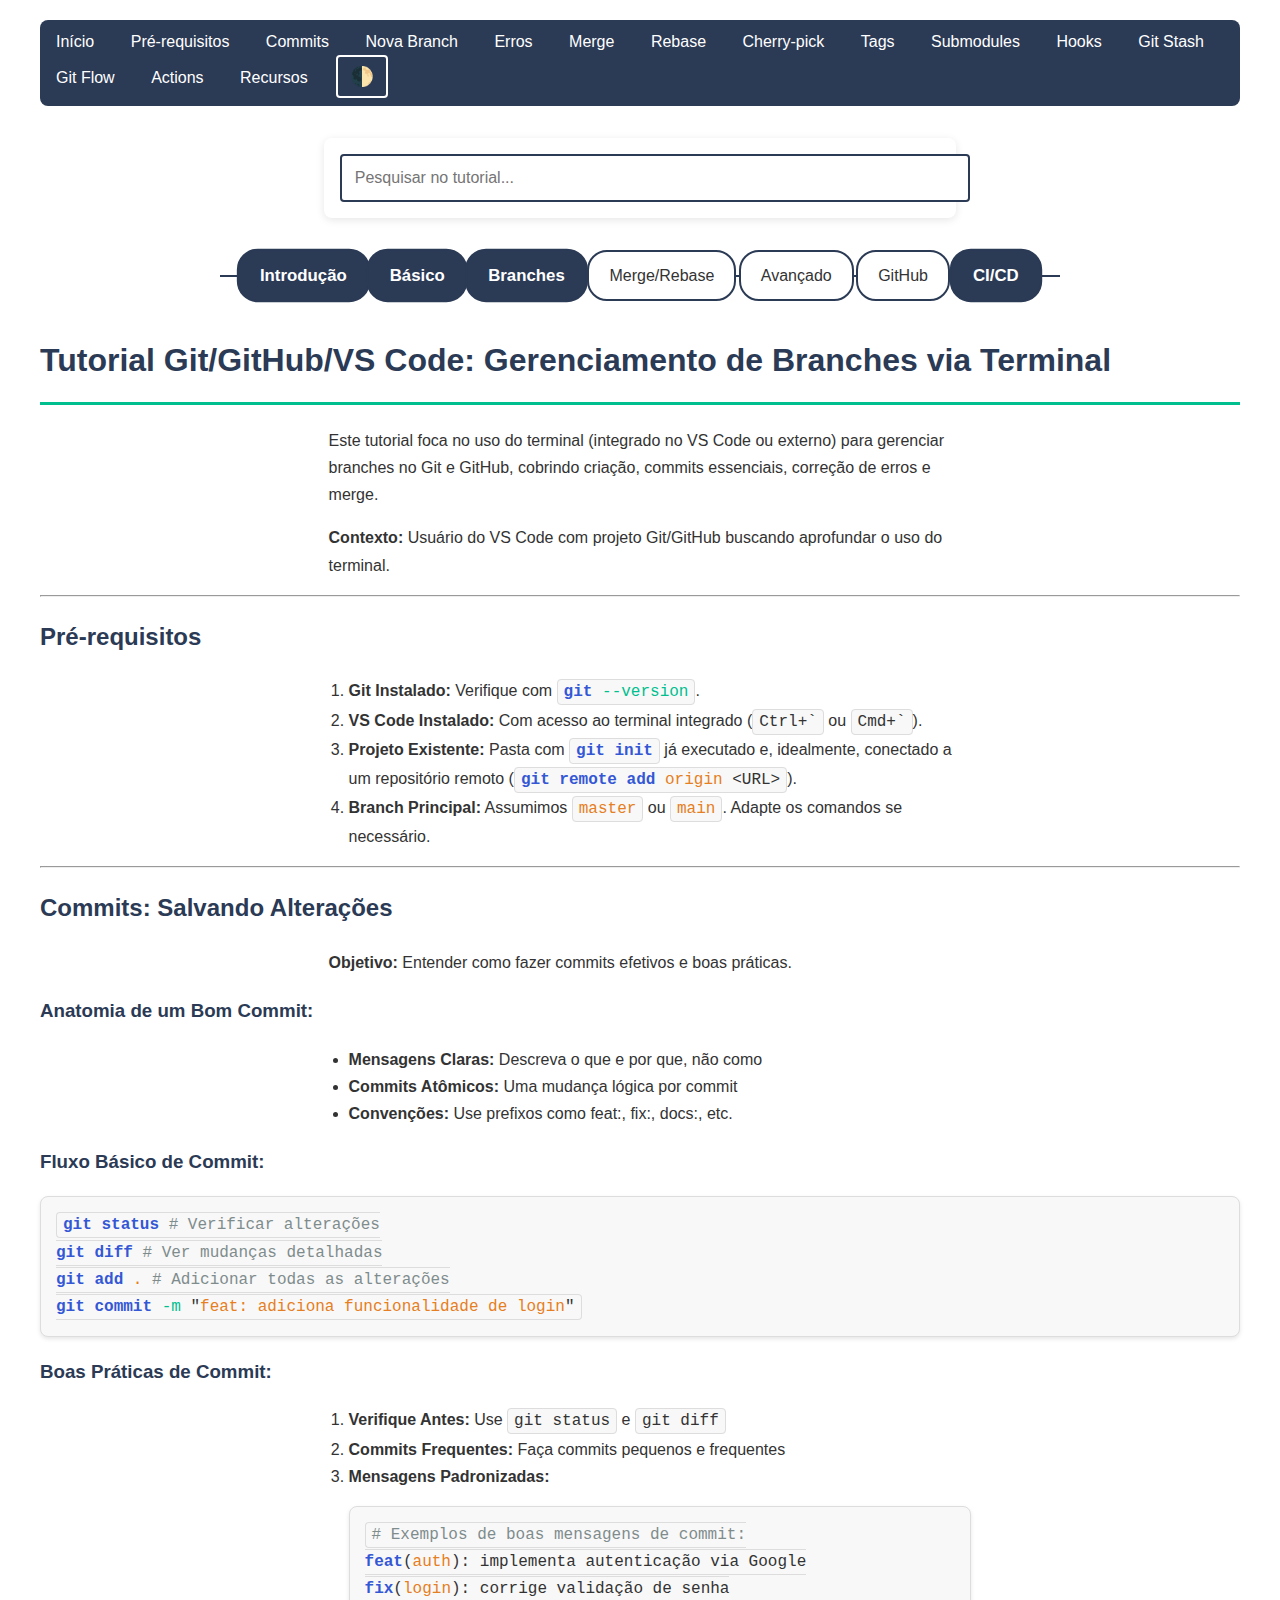
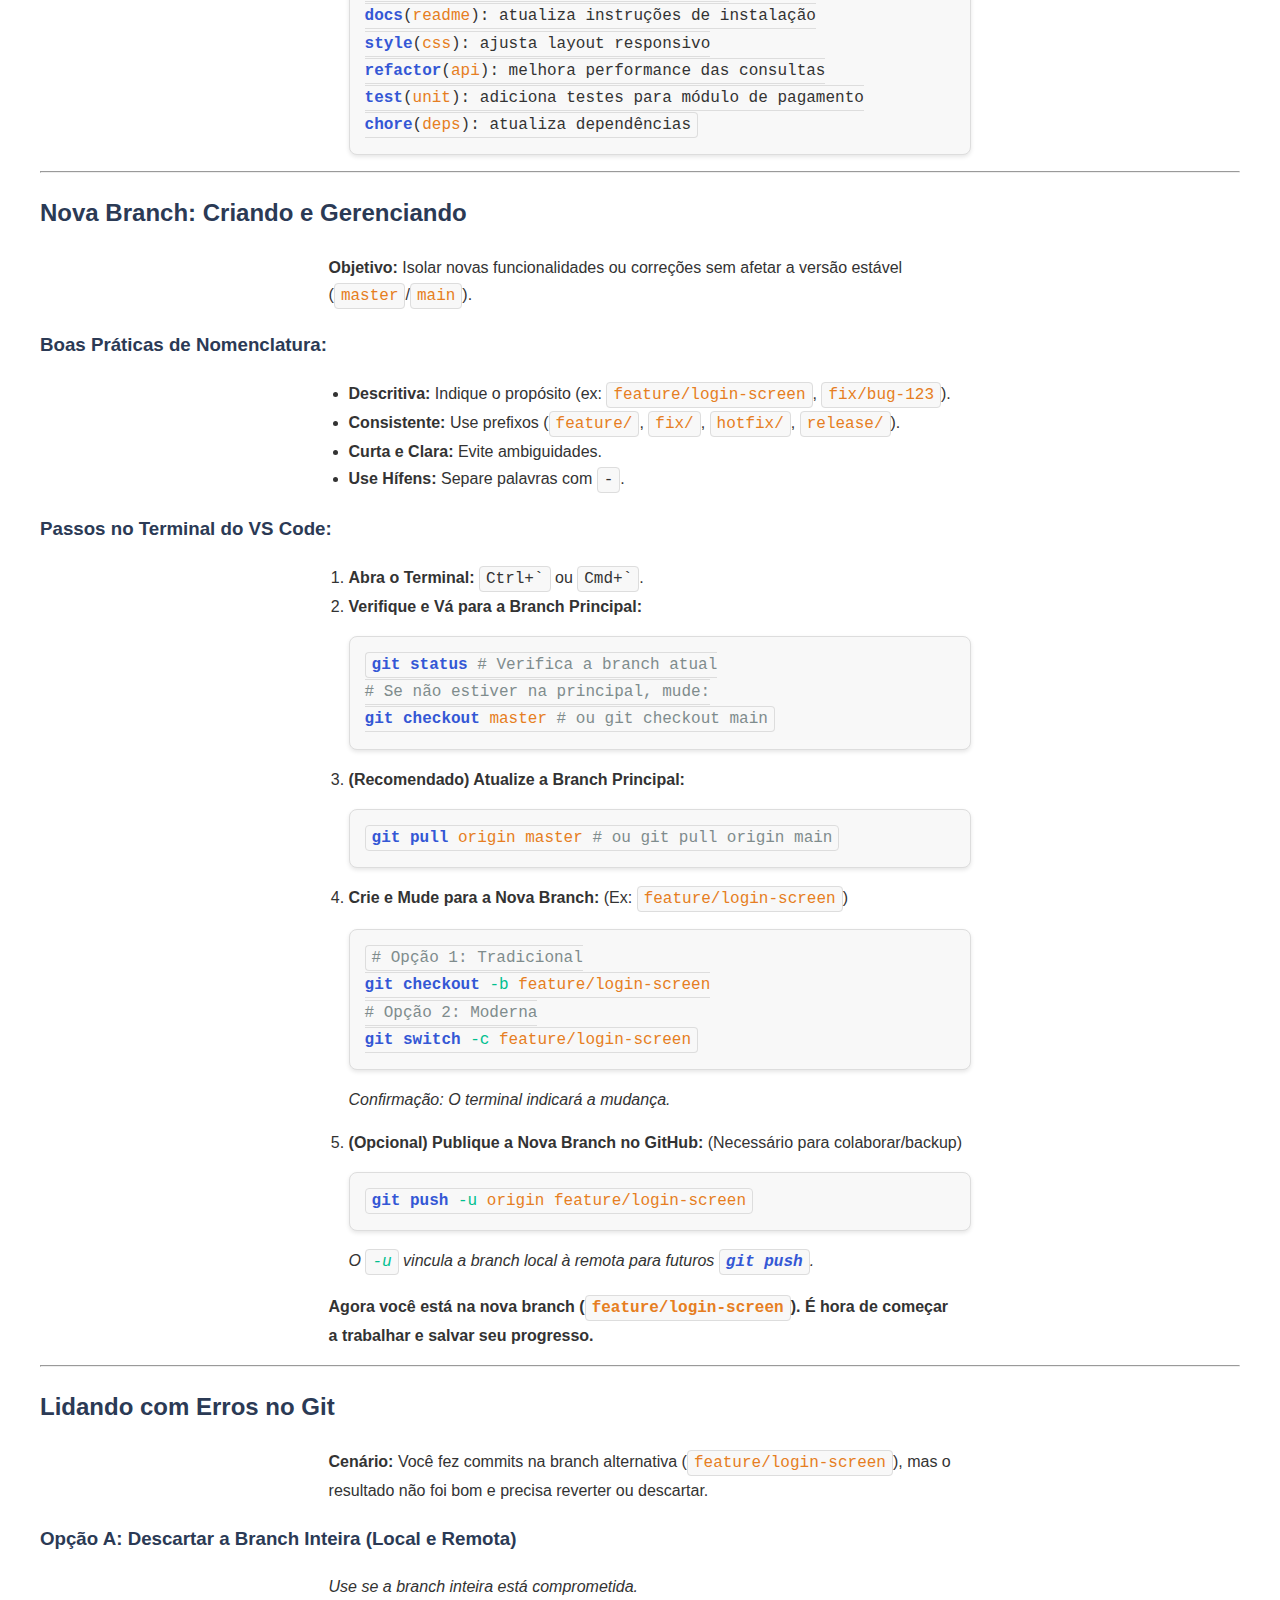
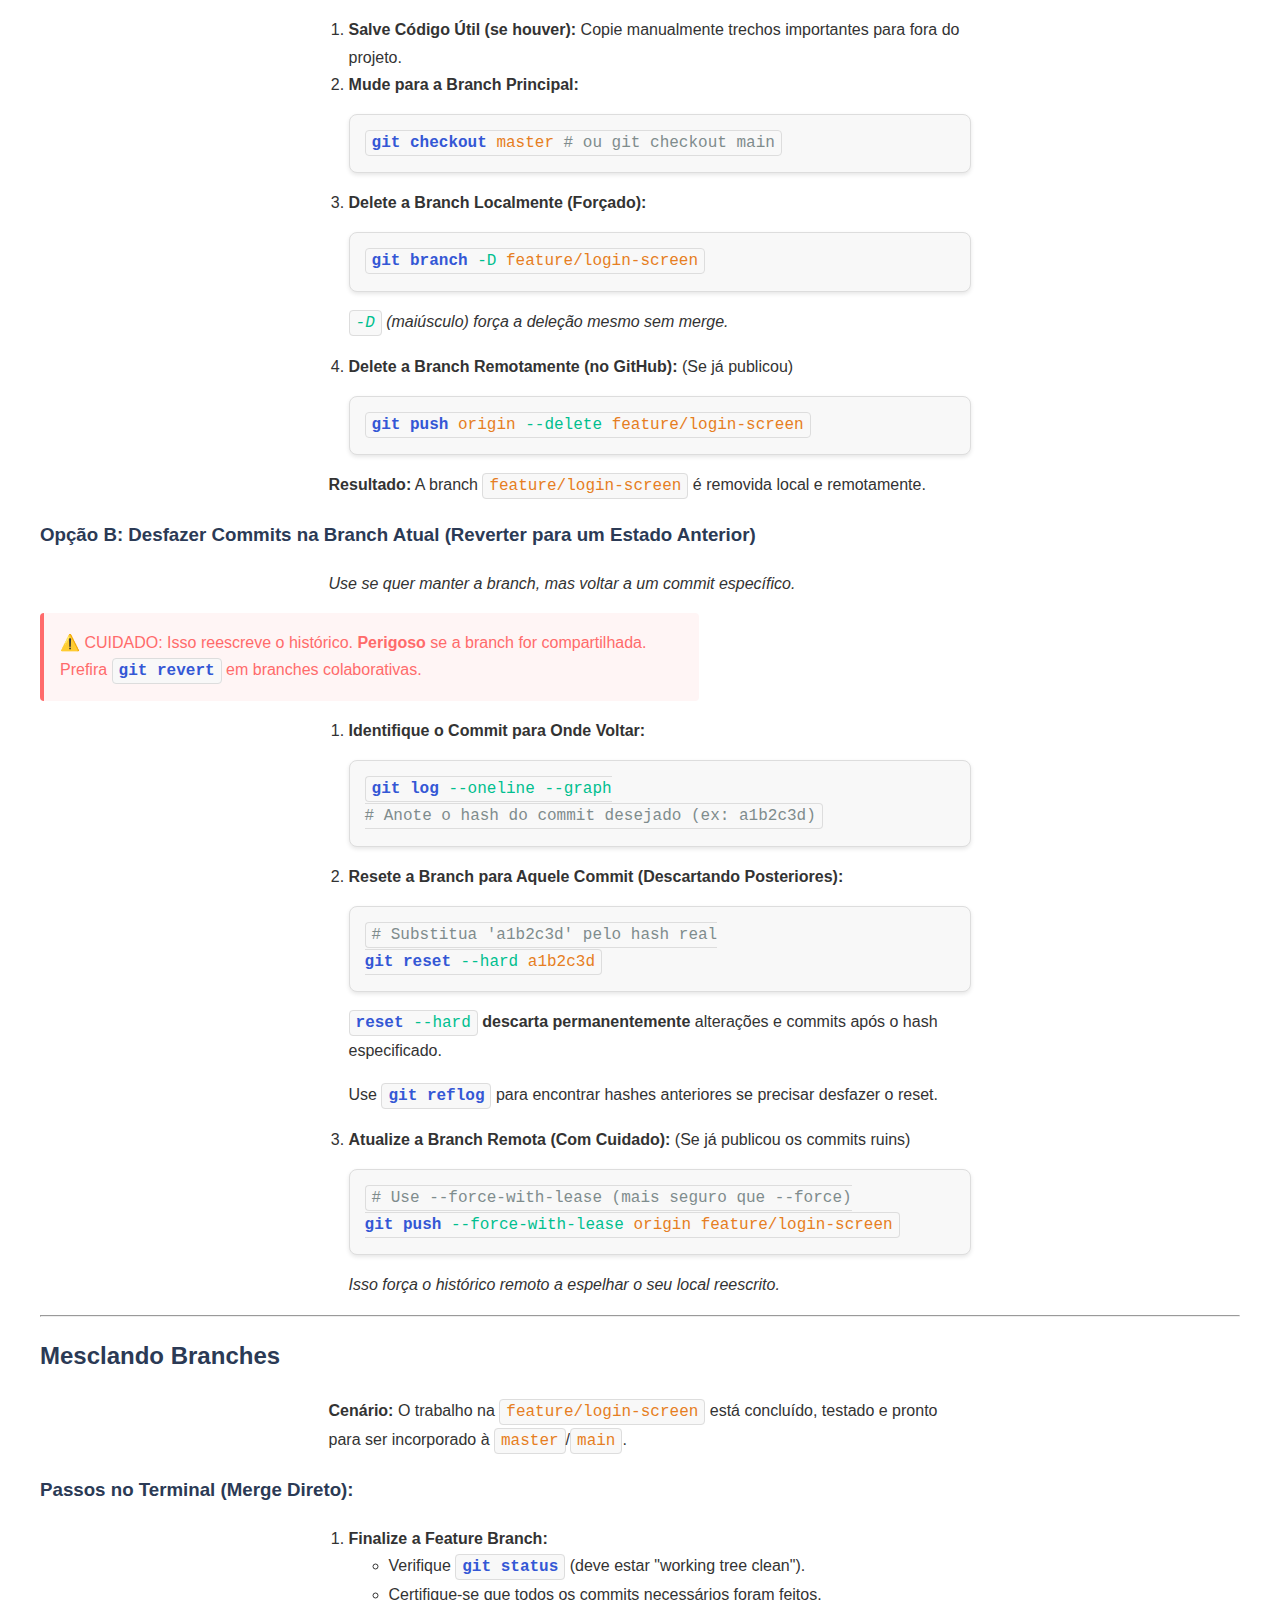
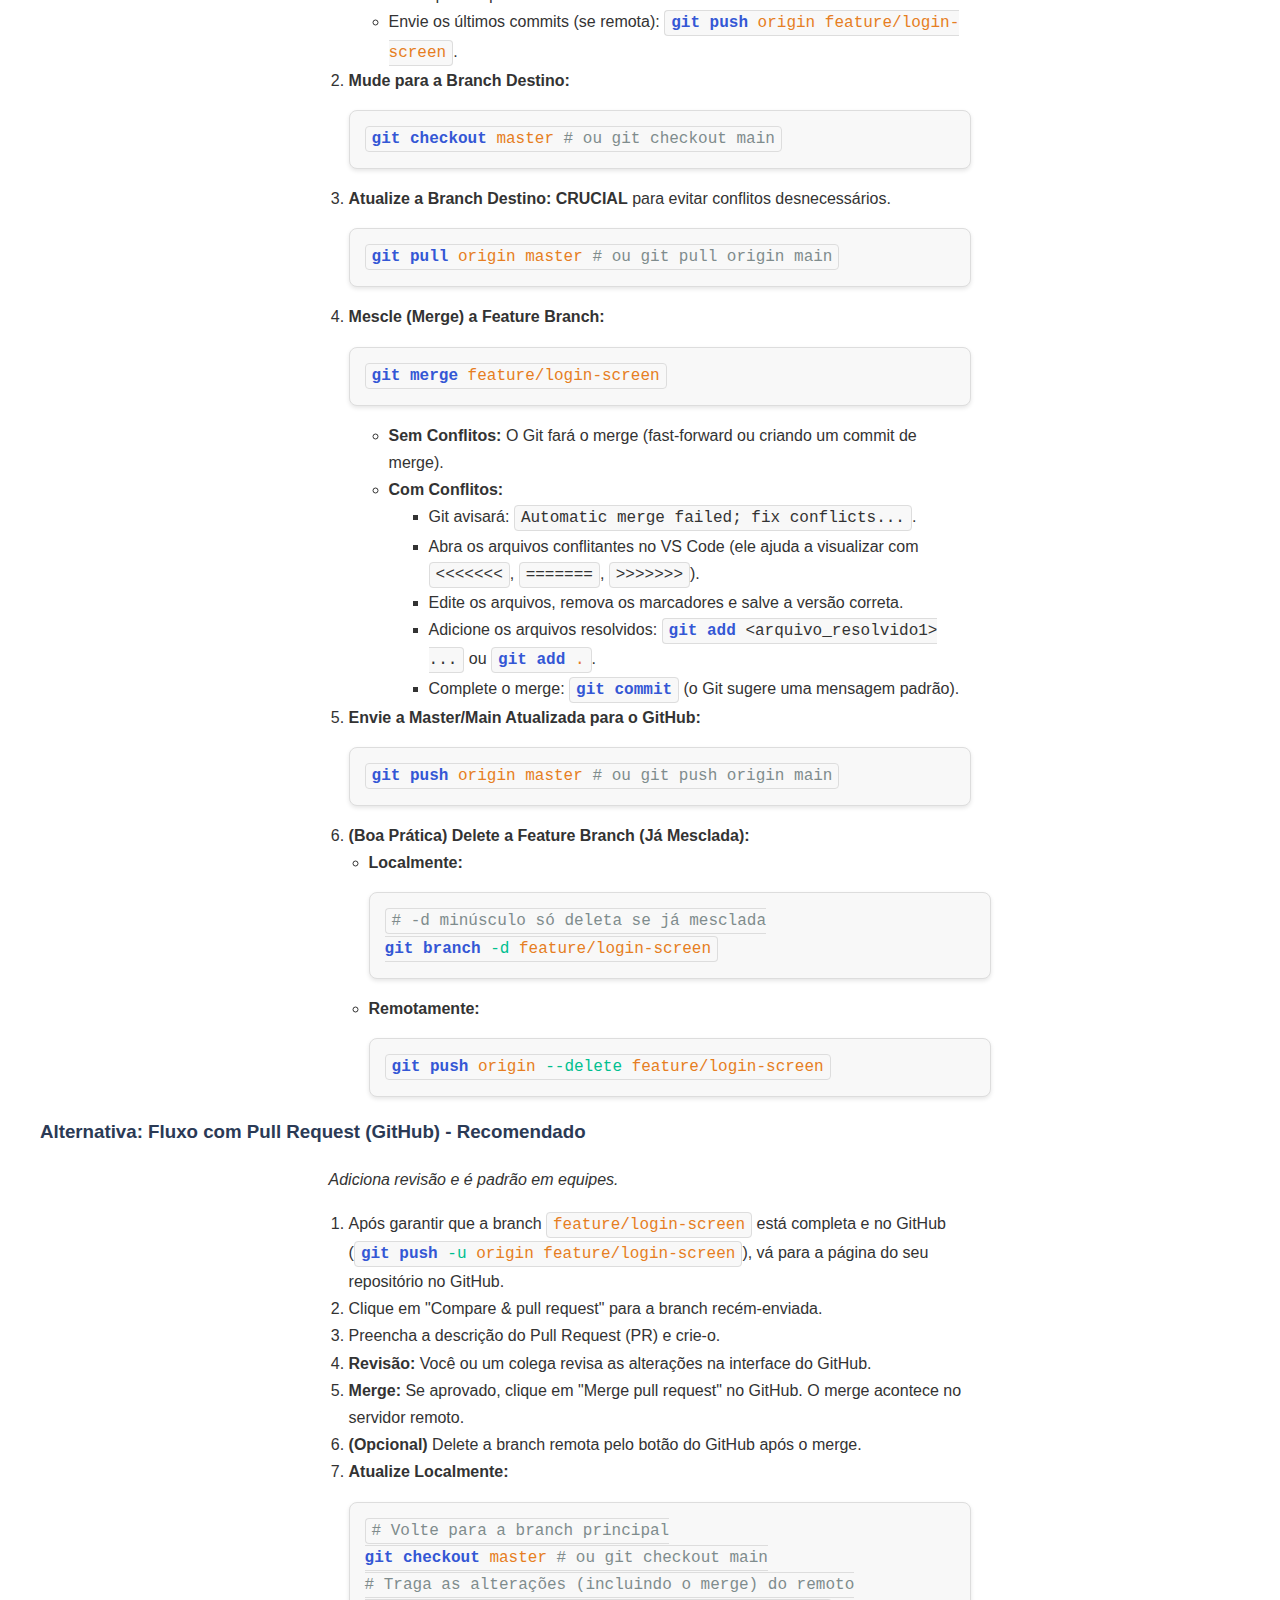
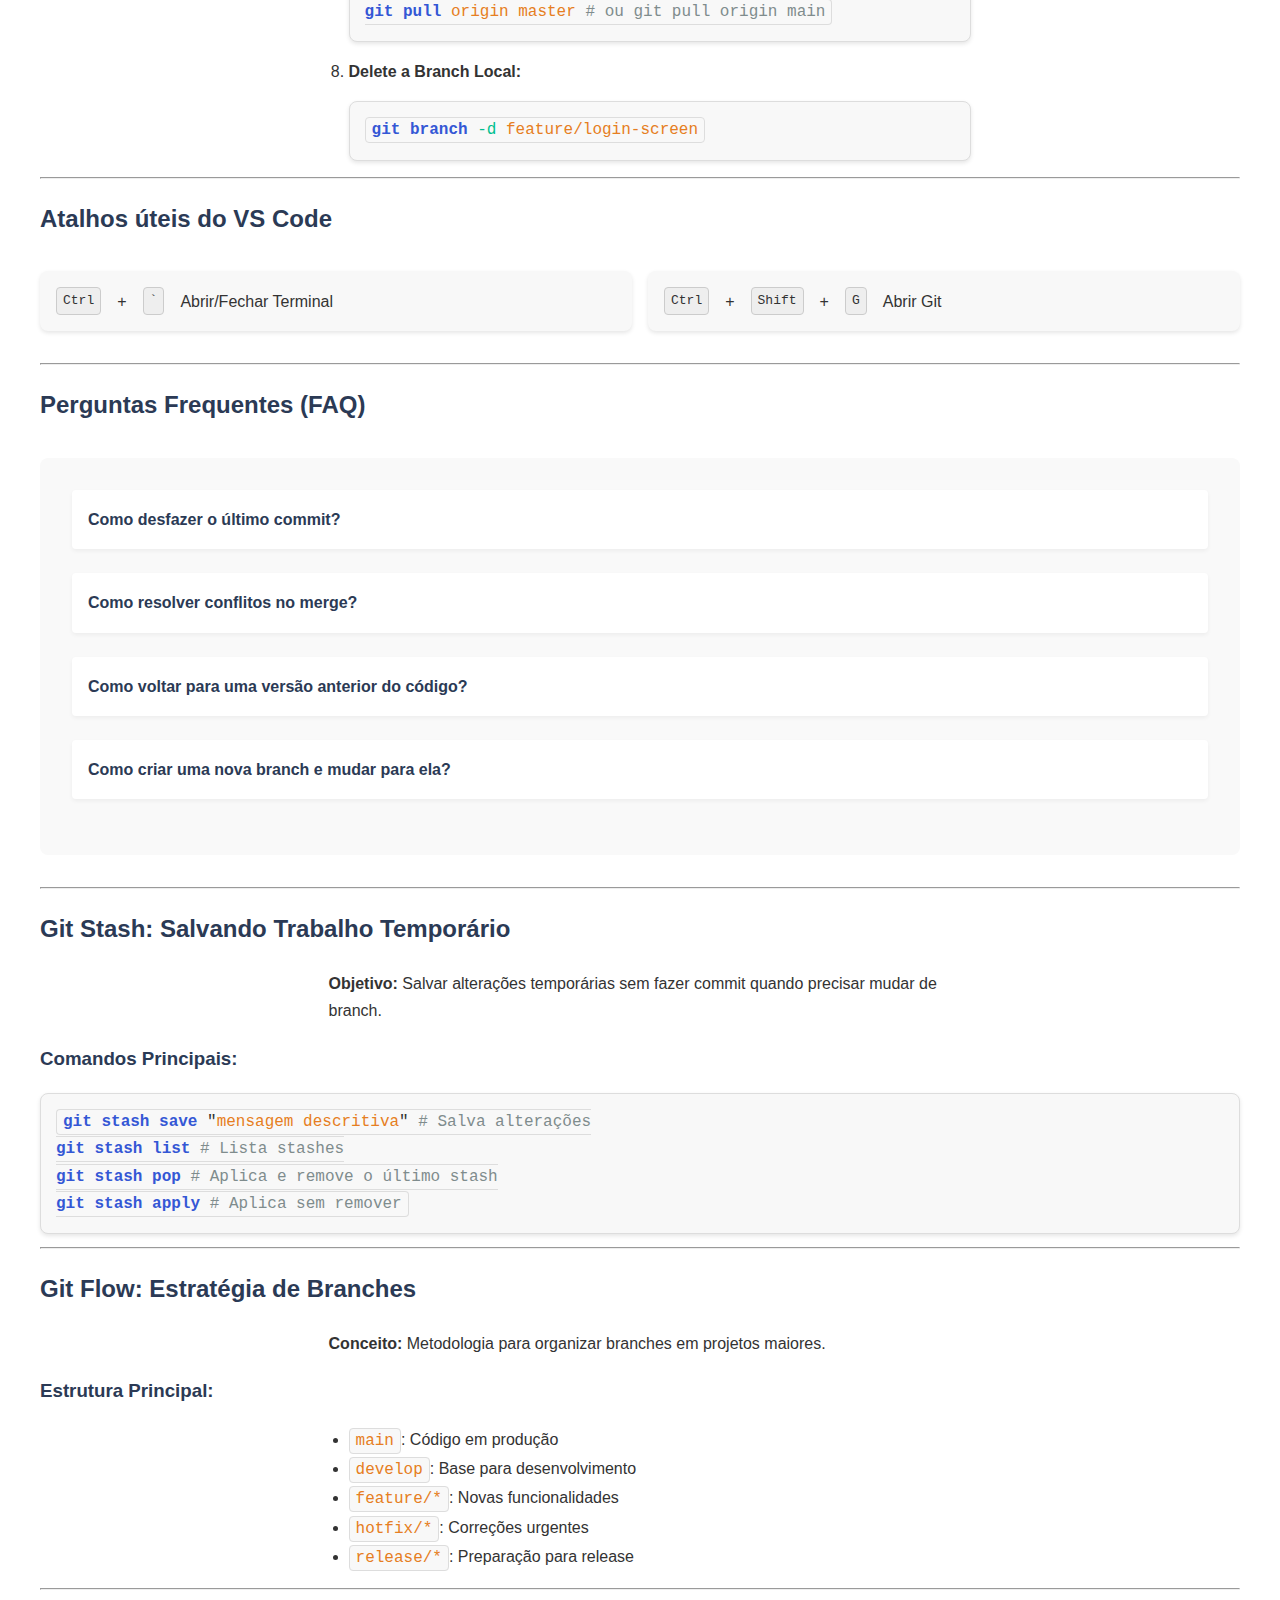
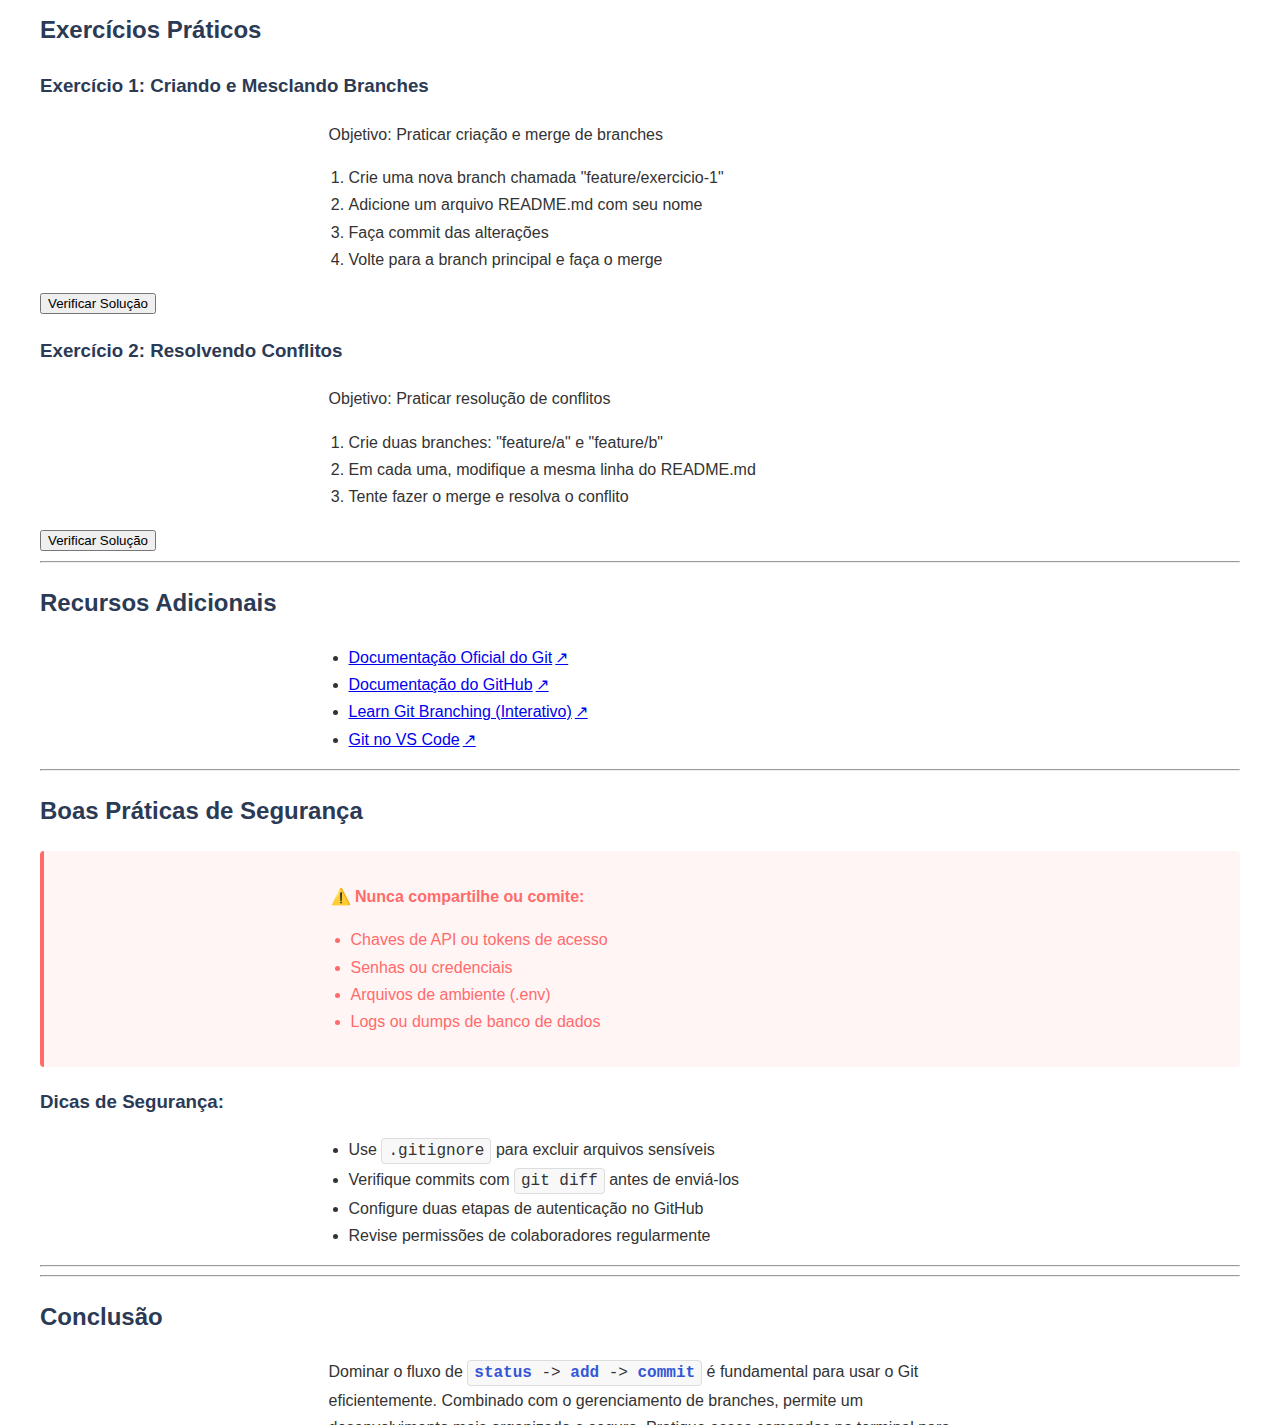
<file: index.html>
<!DOCTYPE html>
<html lang="pt-br">
<head>
    <meta charset="UTF-8">
    <meta name="viewport" content="width=device-width, initial-scale=1.0">
    <meta name="description" content="Tutorial completo sobre Git, GitHub e VS Code com foco em gerenciamento de branches via terminal">
    <meta name="keywords" content="git, github, vscode, terminal, branches, tutorial">
    <meta name="author" content="Tutorial Git">
    <meta name="robots" content="index, follow">
    
    <!-- Favicons -->
    <link rel="apple-touch-icon" sizes="180x180" href="assets/apple-touch-icon.png">
    <link rel="icon" type="image/png" sizes="32x32" href="assets/favicon-32x32.png">
    <link rel="icon" type="image/png" sizes="16x16" href="assets/favicon-16x16.png">
    <link rel="manifest" href="assets/site.webmanifest">
    <link rel="shortcut icon" href="assets/fivecon.png.jpeg">
    <meta name="theme-color" content="#2b3a55">
    
    <title>Tutorial Git/GitHub/VS Code</title>
    <link rel="stylesheet" href="styles.css">
    <link rel="stylesheet" href="timeline.css">
    <script src="script.js" defer></script>
    <script src="search.js" defer></script>
    <script src="exercises.js" defer></script>
    <script src="pwa.js" defer></script>
</head>
<body>
    <nav role="navigation" aria-label="Menu principal" class="nav-container">
        <button id="menu-toggle" class="menu-toggle" aria-label="Abrir menu">
            <span class="hamburger"></span>
        </button>
        <div class="nav-links">
            <a href="#tutorial-inicio">Início</a>
            <a href="#pre-requisitos">Pré-requisitos</a>
            <a href="#git-commits">Commits</a>
            <a href="#criando-branch">Nova Branch</a>
            <a href="#erros-git">Erros</a>
            <a href="#merge-branch">Merge</a>
            <a href="git-rebase.html">Rebase</a>
            <a href="git-cherry-pick.html">Cherry-pick</a>
            <a href="git-tags.html">Tags</a>
            <a href="git-submodules.html">Submodules</a>
            <a href="git-hooks.html">Hooks</a>
            <a href="git-stash.html">Git Stash</a>
            <a href="git-flow.html">Git Flow</a>
            <a href="github-actions.html">Actions</a>
            <a href="#recursos">Recursos</a>
            <button id="theme-toggle" class="theme-toggle" aria-label="Alternar tema">🌓</button>
        </div>
    </nav>

    <div class="search-container">
        <input type="text" id="search-input" placeholder="Pesquisar no tutorial..." aria-label="Pesquisar">
        <div id="search-results" class="search-results"></div>
    </div>

    <div class="progress-timeline">
        <div class="timeline-item active">Introdução</div>
        <div class="timeline-item">Básico</div>
        <div class="timeline-item">Branches</div>
        <div class="timeline-item">Merge/Rebase</div>
        <div class="timeline-item">Avançado</div>
        <div class="timeline-item">GitHub</div>
        <div class="timeline-item">CI/CD</div>
    </div>

    <h1 id="tutorial-inicio">Tutorial Git/GitHub/VS Code: Gerenciamento de Branches via Terminal</h1>

    <p>Este tutorial foca no uso do terminal (integrado no VS Code ou externo) para gerenciar branches no Git e GitHub, cobrindo criação, commits essenciais, correção de erros e merge.</p>

    <p><strong>Contexto:</strong> Usuário do VS Code com projeto Git/GitHub buscando aprofundar o uso do terminal.</p>

    <hr>

    <h2 id="pre-requisitos">Pré-requisitos</h2>

    <ol>
        <li><strong>Git Instalado:</strong> Verifique com <code><span class="git-command">git</span> <span class="git-option">--version</span></code>.</li>
        <li><strong>VS Code Instalado:</strong> Com acesso ao terminal integrado (<code>Ctrl+`</code> ou <code>Cmd+`</code>).</li>
        <li><strong>Projeto Existente:</strong> Pasta com <code><span class="git-command">git</span> <span class="git-command">init</span></code> já executado e, idealmente, conectado a um repositório remoto (<code><span class="git-command">git</span> <span class="git-command">remote</span> <span class="git-command">add</span> <span class="git-argument">origin</span> &lt;URL&gt;</code>).</li>
        <li><strong>Branch Principal:</strong> Assumimos <code><span class="git-argument">master</span></code> ou <code><span class="git-argument">main</span></code>. Adapte os comandos se necessário.</li>
    </ol>

    <hr>

    <h2 id="git-commits">Commits: Salvando Alterações</h2>

    <p><strong>Objetivo:</strong> Entender como fazer commits efetivos e boas práticas.</p>

    <h3>Anatomia de um Bom Commit:</h3>
    <ul>
        <li><strong>Mensagens Claras:</strong> Descreva o que e por que, não como</li>
        <li><strong>Commits Atômicos:</strong> Uma mudança lógica por commit</li>
        <li><strong>Convenções:</strong> Use prefixos como feat:, fix:, docs:, etc.</li>
    </ul>

    <h3>Fluxo Básico de Commit:</h3>
    <pre><code><span class="git-command">git</span> <span class="git-command">status</span> <span class="git-comment"># Verificar alterações</span>
<span class="git-command">git</span> <span class="git-command">diff</span> <span class="git-comment"># Ver mudanças detalhadas</span>
<span class="git-command">git</span> <span class="git-command">add</span> <span class="git-argument">.</span> <span class="git-comment"># Adicionar todas as alterações</span>
<span class="git-command">git</span> <span class="git-command">commit</span> <span class="git-option">-m</span> "<span class="git-argument">feat: adiciona funcionalidade de login</span>"</code></pre>

    <h3>Boas Práticas de Commit:</h3>
    <ol>
        <li><strong>Verifique Antes:</strong> Use <code>git status</code> e <code>git diff</code></li>
        <li><strong>Commits Frequentes:</strong> Faça commits pequenos e frequentes</li>
        <li><strong>Mensagens Padronizadas:</strong>
            <pre><code><span class="git-comment"># Exemplos de boas mensagens de commit:</span>
<span class="git-command">feat</span>(<span class="git-argument">auth</span>): implementa autenticação via Google
<span class="git-command">fix</span>(<span class="git-argument">login</span>): corrige validação de senha
<span class="git-command">docs</span>(<span class="git-argument">readme</span>): atualiza instruções de instalação
<span class="git-command">style</span>(<span class="git-argument">css</span>): ajusta layout responsivo
<span class="git-command">refactor</span>(<span class="git-argument">api</span>): melhora performance das consultas
<span class="git-command">test</span>(<span class="git-argument">unit</span>): adiciona testes para módulo de pagamento
<span class="git-command">chore</span>(<span class="git-argument">deps</span>): atualiza dependências</code></pre>
        </li>
    </ol>

    <hr>

    <h2 id="criando-branch">Nova Branch: Criando e Gerenciando</h2>

    <p><strong>Objetivo:</strong> Isolar novas funcionalidades ou correções sem afetar a versão estável (<code><span class="git-argument">master</span></code>/<code><span class="git-argument">main</span></code>).</p>

    <h3>Boas Práticas de Nomenclatura:</h3>
    <ul>
        <li><strong>Descritiva:</strong> Indique o propósito (ex: <code><span class="git-argument">feature/login-screen</span></code>, <code><span class="git-argument">fix/bug-123</span></code>).</li>
        <li><strong>Consistente:</strong> Use prefixos (<code><span class="git-argument">feature/</span></code>, <code><span class="git-argument">fix/</span></code>, <code><span class="git-argument">hotfix/</span></code>, <code><span class="git-argument">release/</span></code>).</li>
        <li><strong>Curta e Clara:</strong> Evite ambiguidades.</li>
        <li><strong>Use Hífens:</strong> Separe palavras com <code>-</code>.</li>
    </ul>

    <h3>Passos no Terminal do VS Code:</h3>
    <ol>
        <li><strong>Abra o Terminal:</strong> <code>Ctrl+`</code> ou <code>Cmd+`</code>.</li>
        <li><strong>Verifique e Vá para a Branch Principal:</strong>
            <pre><code><span class="git-command">git</span> <span class="git-command">status</span> <span class="git-comment"># Verifica a branch atual</span>
<span class="git-comment"># Se não estiver na principal, mude:</span>
<span class="git-command">git</span> <span class="git-command">checkout</span> <span class="git-argument">master</span> <span class="git-comment"># ou git checkout main</span></code></pre>
        </li>
        <li><strong>(Recomendado) Atualize a Branch Principal:</strong>
            <pre><code><span class="git-command">git</span> <span class="git-command">pull</span> <span class="git-argument">origin</span> <span class="git-argument">master</span> <span class="git-comment"># ou git pull origin main</span></code></pre>
        </li>
        <li><strong>Crie e Mude para a Nova Branch:</strong> (Ex: <code><span class="git-argument">feature/login-screen</span></code>)
            <pre><code><span class="git-comment"># Opção 1: Tradicional</span>
<span class="git-command">git</span> <span class="git-command">checkout</span> <span class="git-option">-b</span> <span class="git-argument">feature/login-screen</span>
<span class="git-comment"># Opção 2: Moderna</span>
<span class="git-command">git</span> <span class="git-command">switch</span> <span class="git-option">-c</span> <span class="git-argument">feature/login-screen</span></code></pre>
            <p><em>Confirmação: O terminal indicará a mudança.</em></p>
        </li>
        <li><strong>(Opcional) Publique a Nova Branch no GitHub:</strong> (Necessário para colaborar/backup)
            <pre><code><span class="git-command">git</span> <span class="git-command">push</span> <span class="git-option">-u</span> <span class="git-argument">origin</span> <span class="git-argument">feature/login-screen</span></code></pre>
            <p><em>O <code><span class="git-option">-u</span></code> vincula a branch local à remota para futuros <code><span class="git-command">git</span> <span class="git-command">push</span></code>.</em></p>
        </li>
    </ol>

    <p><strong>Agora você está na nova branch (<code><span class="git-argument">feature/login-screen</span></code>). É hora de começar a trabalhar e salvar seu progresso.</strong></p>

    <hr>

    <h2 id="erros-git">Lidando com Erros no Git</h2>

    <p><strong>Cenário:</strong> Você fez commits na branch alternativa (<code><span class="git-argument">feature/login-screen</span></code>), mas o resultado não foi bom e precisa reverter ou descartar.</p>

    <h3>Opção A: Descartar a Branch Inteira (Local e Remota)</h3>

    <p><em>Use se a branch inteira está comprometida.</em></p>

    <ol>
        <li><strong>Salve Código Útil (se houver):</strong> Copie manualmente trechos importantes para fora do projeto.</li>
        <li><strong>Mude para a Branch Principal:</strong>
            <pre><code><span class="git-command">git</span> <span class="git-command">checkout</span> <span class="git-argument">master</span> <span class="git-comment"># ou git checkout main</span></code></pre>
        </li>
        <li><strong>Delete a Branch Localmente (Forçado):</strong>
            <pre><code><span class="git-command">git</span> <span class="git-command">branch</span> <span class="git-option">-D</span> <span class="git-argument">feature/login-screen</span></code></pre>
            <p><em><code><span class="git-option">-D</span></code> (maiúsculo) força a deleção mesmo sem merge.</em></p>
        </li>
        <li><strong>Delete a Branch Remotamente (no GitHub):</strong> (Se já publicou)
            <pre><code><span class="git-command">git</span> <span class="git-command">push</span> <span class="git-argument">origin</span> <span class="git-option">--delete</span> <span class="git-argument">feature/login-screen</span></code></pre>
        </li>
    </ol>

    <p><strong>Resultado:</strong> A branch <code><span class="git-argument">feature/login-screen</span></code> é removida local e remotamente.</p>

    <h3>Opção B: Desfazer Commits na Branch Atual (Reverter para um Estado Anterior)</h3>

    <p><em>Use se quer manter a branch, mas voltar a um commit específico.</em></p>

    <p class="warning">⚠️ CUIDADO: Isso reescreve o histórico. <strong>Perigoso</strong> se a branch for compartilhada. Prefira <code><span class="git-command">git</span> <span class="git-command">revert</span></code> em branches colaborativas.</p>

    <ol>
        <li><strong>Identifique o Commit para Onde Voltar:</strong>
            <pre><code><span class="git-command">git</span> <span class="git-command">log</span> <span class="git-option">--oneline</span> <span class="git-option">--graph</span>
<span class="git-comment"># Anote o hash do commit desejado (ex: a1b2c3d)</span></code></pre>
        </li>
        <li><strong>Resete a Branch para Aquele Commit (Descartando Posteriores):</strong>
            <pre><code><span class="git-comment"># Substitua 'a1b2c3d' pelo hash real</span>
<span class="git-command">git</span> <span class="git-command">reset</span> <span class="git-option">--hard</span> <span class="git-argument">a1b2c3d</span></code></pre>
            <p><code><span class="git-command">reset</span> <span class="git-option">--hard</span></code> <strong>descarta permanentemente</strong> alterações e commits após o hash especificado.</p>
            <p>Use <code><span class="git-command">git</span> <span class="git-command">reflog</span></code> para encontrar hashes anteriores se precisar desfazer o reset.</p>
        </li>
        <li><strong>Atualize a Branch Remota (Com Cuidado):</strong> (Se já publicou os commits ruins)
            <pre><code><span class="git-comment"># Use --force-with-lease (mais seguro que --force)</span>
<span class="git-command">git</span> <span class="git-command">push</span> <span class="git-option">--force-with-lease</span> <span class="git-argument">origin</span> <span class="git-argument">feature/login-screen</span></code></pre>
            <p><em>Isso força o histórico remoto a espelhar o seu local reescrito.</em></p>
        </li>
    </ol>

    <hr>

    <h2 id="merge-branch">Mesclando Branches</h2>

    <p><strong>Cenário:</strong> O trabalho na <code><span class="git-argument">feature/login-screen</span></code> está concluído, testado e pronto para ser incorporado à <code><span class="git-argument">master</span></code>/<code><span class="git-argument">main</span></code>.</p>

    <h3>Passos no Terminal (Merge Direto):</h3>

    <ol>
        <li><strong>Finalize a Feature Branch:</strong>
            <ul>
                <li>Verifique <code><span class="git-command">git</span> <span class="git-command">status</span></code> (deve estar "working tree clean").</li>
                <li>Certifique-se que todos os commits necessários foram feitos.</li>
                <li>Envie os últimos commits (se remota): <code><span class="git-command">git</span> <span class="git-command">push</span> <span class="git-argument">origin</span> <span class="git-argument">feature/login-screen</span></code>.</li>
            </ul>
        </li>
        <li><strong>Mude para a Branch Destino:</strong>
            <pre><code><span class="git-command">git</span> <span class="git-command">checkout</span> <span class="git-argument">master</span> <span class="git-comment"># ou git checkout main</span></code></pre>
        </li>
        <li><strong>Atualize a Branch Destino:</strong> <strong>CRUCIAL</strong> para evitar conflitos desnecessários.
            <pre><code><span class="git-command">git</span> <span class="git-command">pull</span> <span class="git-argument">origin</span> <span class="git-argument">master</span> <span class="git-comment"># ou git pull origin main</span></code></pre>
        </li>
        <li><strong>Mescle (Merge) a Feature Branch:</strong>
            <pre><code><span class="git-command">git</span> <span class="git-command">merge</span> <span class="git-argument">feature/login-screen</span></code></pre>
            <ul>
                <li><strong>Sem Conflitos:</strong> O Git fará o merge (fast-forward ou criando um commit de merge).</li>
                <li><strong>Com Conflitos:</strong>
                    <ul>
                        <li>Git avisará: <code>Automatic merge failed; fix conflicts...</code>.</li>
                        <li>Abra os arquivos conflitantes no VS Code (ele ajuda a visualizar com <code>&lt;&lt;&lt;&lt;&lt;&lt;&lt;</code>, <code>=======</code>, <code>&gt;&gt;&gt;&gt;&gt;&gt;&gt;</code>).</li>
                        <li>Edite os arquivos, remova os marcadores e salve a versão correta.</li>
                        <li>Adicione os arquivos resolvidos: <code><span class="git-command">git</span> <span class="git-command">add</span> &lt;arquivo_resolvido1&gt; ...</code> ou <code><span class="git-command">git</span> <span class="git-command">add</span> <span class="git-argument">.</span></code>.</li>
                        <li>Complete o merge: <code><span class="git-command">git</span> <span class="git-command">commit</span></code> (o Git sugere uma mensagem padrão).</li>
                    </ul>
                </li>
            </ul>
        </li>
        <li><strong>Envie a Master/Main Atualizada para o GitHub:</strong>
            <pre><code><span class="git-command">git</span> <span class="git-command">push</span> <span class="git-argument">origin</span> <span class="git-argument">master</span> <span class="git-comment"># ou git push origin main</span></code></pre>
        </li>
        <li><strong>(Boa Prática) Delete a Feature Branch (Já Mesclada):</strong></li>
            <ul>
                <li><strong>Localmente:</strong>
                    <pre><code><span class="git-comment"># -d minúsculo só deleta se já mesclada</span>
<span class="git-command">git</span> <span class="git-command">branch</span> <span class="git-option">-d</span> <span class="git-argument">feature/login-screen</span></code></pre>
                </li>
                <li><strong>Remotamente:</strong>
                    <pre><code><span class="git-command">git</span> <span class="git-command">push</span> <span class="git-argument">origin</span> <span class="git-option">--delete</span> <span class="git-argument">feature/login-screen</span></code></pre>
                </li>
            </ul>
        </li>
    </ol>

    <h3>Alternativa: Fluxo com Pull Request (GitHub) - Recomendado</h3>

    <p><em>Adiciona revisão e é padrão em equipes.</em></p>

    <ol>
        <li>Após garantir que a branch <code><span class="git-argument">feature/login-screen</span></code> está completa e no GitHub (<code><span class="git-command">git</span> <span class="git-command">push</span> <span class="git-option">-u</span> <span class="git-argument">origin</span> <span class="git-argument">feature/login-screen</span></code>), vá para a página do seu repositório no GitHub.</li>
        <li>Clique em "Compare & pull request" para a branch recém-enviada.</li>
        <li>Preencha a descrição do Pull Request (PR) e crie-o.</li>
        <li><strong>Revisão:</strong> Você ou um colega revisa as alterações na interface do GitHub.</li>
        <li><strong>Merge:</strong> Se aprovado, clique em "Merge pull request" no GitHub. O merge acontece no servidor remoto.</li>
        <li><strong>(Opcional)</strong> Delete a branch remota pelo botão do GitHub após o merge.</li>
        <li><strong>Atualize Localmente:</strong>
            <pre><code><span class="git-comment"># Volte para a branch principal</span>
<span class="git-command">git</span> <span class="git-command">checkout</span> <span class="git-argument">master</span> <span class="git-comment"># ou git checkout main</span>
<span class="git-comment"># Traga as alterações (incluindo o merge) do remoto</span>
<span class="git-command">git</span> <span class="git-command">pull</span> <span class="git-argument">origin</span> <span class="git-argument">master</span> <span class="git-comment"># ou git pull origin main</span></code></pre>
        </li>
        <li><strong>Delete a Branch Local:</strong>
            <pre><code><span class="git-command">git</span> <span class="git-command">branch</span> <span class="git-option">-d</span> <span class="git-argument">feature/login-screen</span></code></pre>
        </li>
    </ol>

    <hr>

    <h2 id="vscode-shortcuts">Atalhos úteis do VS Code</h2>
    <div class="shortcuts-grid">
        <div class="shortcut-card">
            <kbd>Ctrl</kbd> + <kbd>`</kbd>
            <span>Abrir/Fechar Terminal</span>
        </div>
        <div class="shortcut-card">
            <kbd>Ctrl</kbd> + <kbd>Shift</kbd> + <kbd>G</kbd>
            <span>Abrir Git</span>
        </div>
        <!-- Mais atalhos... -->
    </div>

    <hr>

    <h2 id="faq">Perguntas Frequentes (FAQ)</h2>
    <div class="faq-section">
        <div class="faq-item">
            <div class="faq-question">Como desfazer o último commit?</div>
            <div class="faq-answer">
                <p>Para desfazer o último commit mantendo as alterações:</p>
                <code>git reset --soft HEAD~1</code>
                <p>Para desfazer e descartar as alterações:</p>
                <code>git reset --hard HEAD~1</code>
            </div>
        </div>
        <div class="faq-item">
            <div class="faq-question">Como resolver conflitos no merge?</div>
            <div class="faq-answer">
                <ol>
                    <li>Abra os arquivos com conflito no VS Code</li>
                    <li>Procure por marcadores <code>&lt;&lt;&lt;&lt;&lt;&lt;&lt;</code></li>
                    <li>Escolha qual versão manter ou combine-as</li>
                    <li>Remova os marcadores de conflito</li>
                    <li>Salve o arquivo</li>
                    <li>Execute: <code>git add .</code> seguido de <code>git commit</code></li>
                </ol>
            </div>
        </div>
        <div class="faq-item">
            <div class="faq-question">Como voltar para uma versão anterior do código?</div>
            <div class="faq-answer">
                <p>1. Para visualizar o histórico:</p>
                <code>git log --oneline</code>
                <p>2. Para voltar a um commit específico:</p>
                <code>git checkout [hash-do-commit]</code>
            </div>
        </div>
        <div class="faq-item">
            <div class="faq-question">Como criar uma nova branch e mudar para ela?</div>
            <div class="faq-answer">
                <p>Use o comando:</p>
                <code>git checkout -b nome-da-branch</code>
                <p>Ou na versão mais moderna:</p>
                <code>git switch -c nome-da-branch</code>
            </div>
        </div>
    </div>

    <hr>

    <h2 id="git-stash">Git Stash: Salvando Trabalho Temporário</h2>
    
    <p><strong>Objetivo:</strong> Salvar alterações temporárias sem fazer commit quando precisar mudar de branch.</p>

    <h3>Comandos Principais:</h3>
    <pre><code><span class="git-command">git</span> <span class="git-command">stash</span> <span class="git-command">save</span> "<span class="git-argument">mensagem descritiva</span>" <span class="git-comment"># Salva alterações</span>
<span class="git-command">git</span> <span class="git-command">stash</span> <span class="git-command">list</span> <span class="git-comment"># Lista stashes</span>
<span class="git-command">git</span> <span class="git-command">stash</span> <span class="git-command">pop</span> <span class="git-comment"># Aplica e remove o último stash</span>
<span class="git-command">git</span> <span class="git-command">stash</span> <span class="git-command">apply</span> <span class="git-comment"># Aplica sem remover</span></code></pre>

    <hr>

    <h2 id="git-flow">Git Flow: Estratégia de Branches</h2>

    <p><strong>Conceito:</strong> Metodologia para organizar branches em projetos maiores.</p>

    <h3>Estrutura Principal:</h3>
    <ul>
        <li><code><span class="git-argument">main</span></code>: Código em produção</li>
        <li><code><span class="git-argument">develop</span></code>: Base para desenvolvimento</li>
        <li><code><span class="git-argument">feature/*</span></code>: Novas funcionalidades</li>
        <li><code><span class="git-argument">hotfix/*</span></code>: Correções urgentes</li>
        <li><code><span class="git-argument">release/*</span></code>: Preparação para release</li>
    </ul>

    <hr>

    <h2 id="exercicios">Exercícios Práticos</h2>

    <div class="exercises-section">
        <div class="exercise-item">
            <h3>Exercício 1: Criando e Mesclando Branches</h3>
            <div class="exercise-content">
                <p>Objetivo: Praticar criação e merge de branches</p>
                <ol>
                    <li>Crie uma nova branch chamada "feature/exercicio-1"</li>
                    <li>Adicione um arquivo README.md com seu nome</li>
                    <li>Faça commit das alterações</li>
                    <li>Volte para a branch principal e faça o merge</li>
                </ol>
                <button class="check-exercise" data-exercise="1">Verificar Solução</button>
            </div>
        </div>
        
        <div class="exercise-item">
            <h3>Exercício 2: Resolvendo Conflitos</h3>
            <div class="exercise-content">
                <p>Objetivo: Praticar resolução de conflitos</p>
                <ol>
                    <li>Crie duas branches: "feature/a" e "feature/b"</li>
                    <li>Em cada uma, modifique a mesma linha do README.md</li>
                    <li>Tente fazer o merge e resolva o conflito</li>
                </ol>
                <button class="check-exercise" data-exercise="2">Verificar Solução</button>
            </div>
        </div>
    </div>

    <hr>

    <h2 id="recursos">Recursos Adicionais</h2>
    
    <ul>
        <li><a href="https://git-scm.com/doc" target="_blank">Documentação Oficial do Git</a></li>
        <li><a href="https://docs.github.com/pt" target="_blank">Documentação do GitHub</a></li>
        <li><a href="https://learngitbranching.js.org/" target="_blank">Learn Git Branching (Interativo)</a></li>
        <li><a href="https://code.visualstudio.com/docs/editor/versioncontrol" target="_blank">Git no VS Code</a></li>
    </ul>

    <hr>

    <h2 id="seguranca">Boas Práticas de Segurança</h2>
    
    <div class="warning">
        <p>⚠️ <strong>Nunca compartilhe ou comite:</strong></p>
        <ul>
            <li>Chaves de API ou tokens de acesso</li>
            <li>Senhas ou credenciais</li>
            <li>Arquivos de ambiente (.env)</li>
            <li>Logs ou dumps de banco de dados</li>
        </ul>
    </div>

    <h3>Dicas de Segurança:</h3>
    <ul>
        <li>Use <code>.gitignore</code> para excluir arquivos sensíveis</li>
        <li>Verifique commits com <code>git diff</code> antes de enviá-los</li>
        <li>Configure duas etapas de autenticação no GitHub</li>
        <li>Revise permissões de colaboradores regularmente</li>
    </ul>

    <hr>

    <div id="voltar-topo" role="button" aria-label="Voltar ao topo da página" tabindex="0">↑</div>

    <hr>

    <h2>Conclusão</h2>

    <p>Dominar o fluxo de <code><span class="git-command">status</span> -> <span class="git-command">add</span> -> <span class="git-command">commit</span></code> é fundamental para usar o Git eficientemente. Combinado com o gerenciamento de branches, permite um desenvolvimento mais organizado e seguro. Pratique esses comandos no terminal para ganhar fluência.</p>

</body>
</html>
</file>
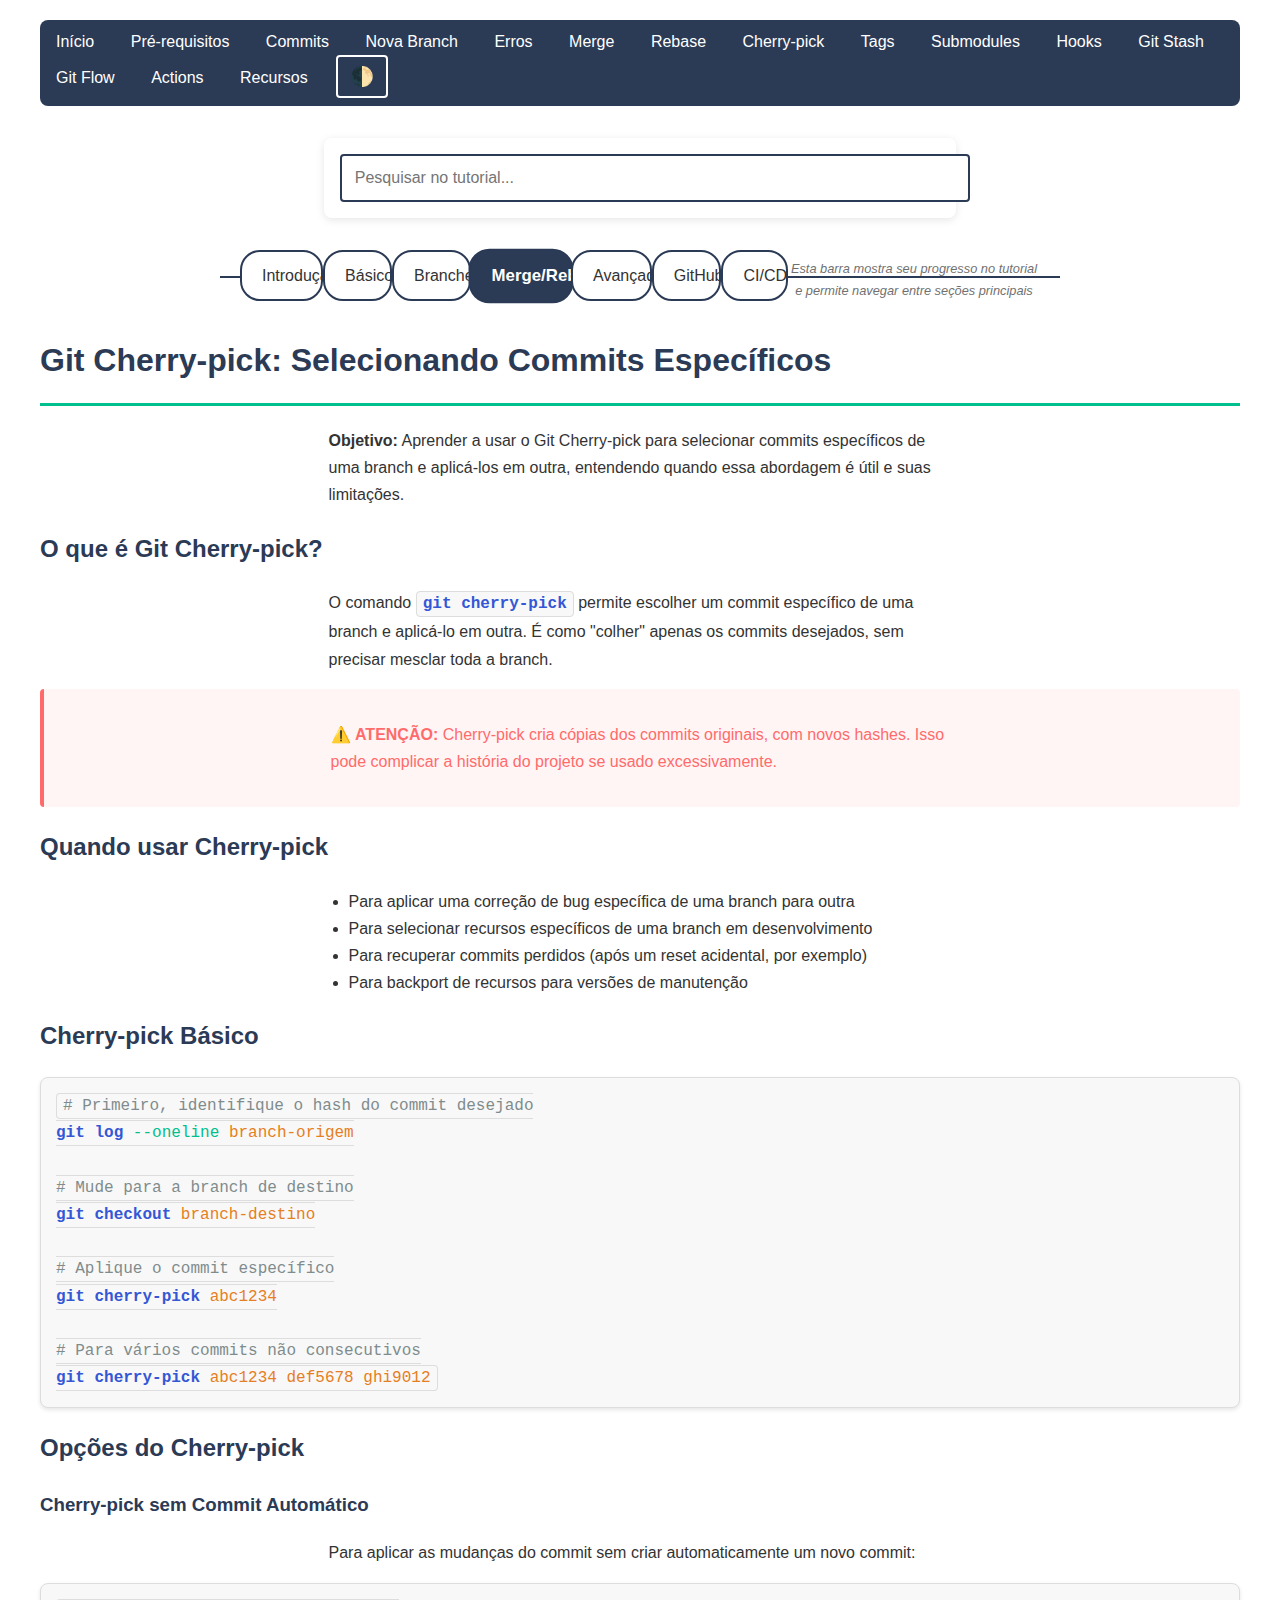
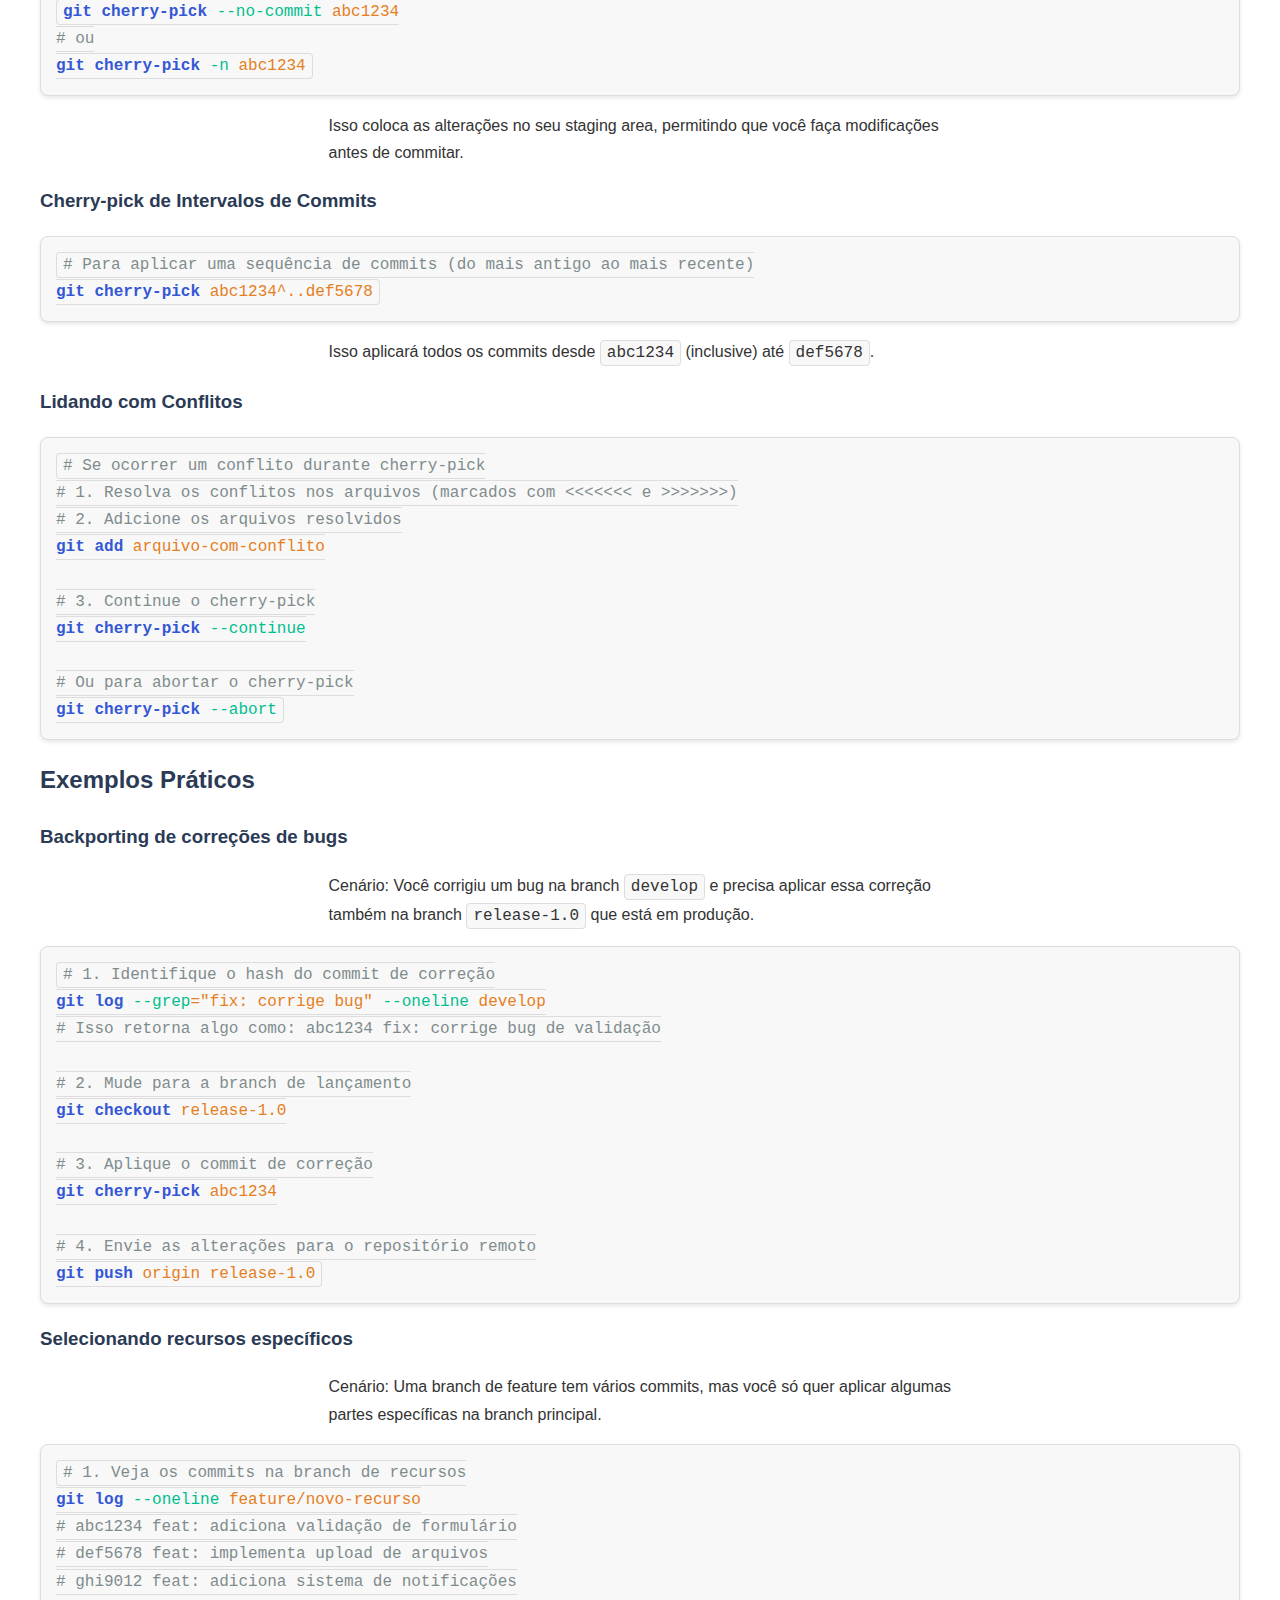
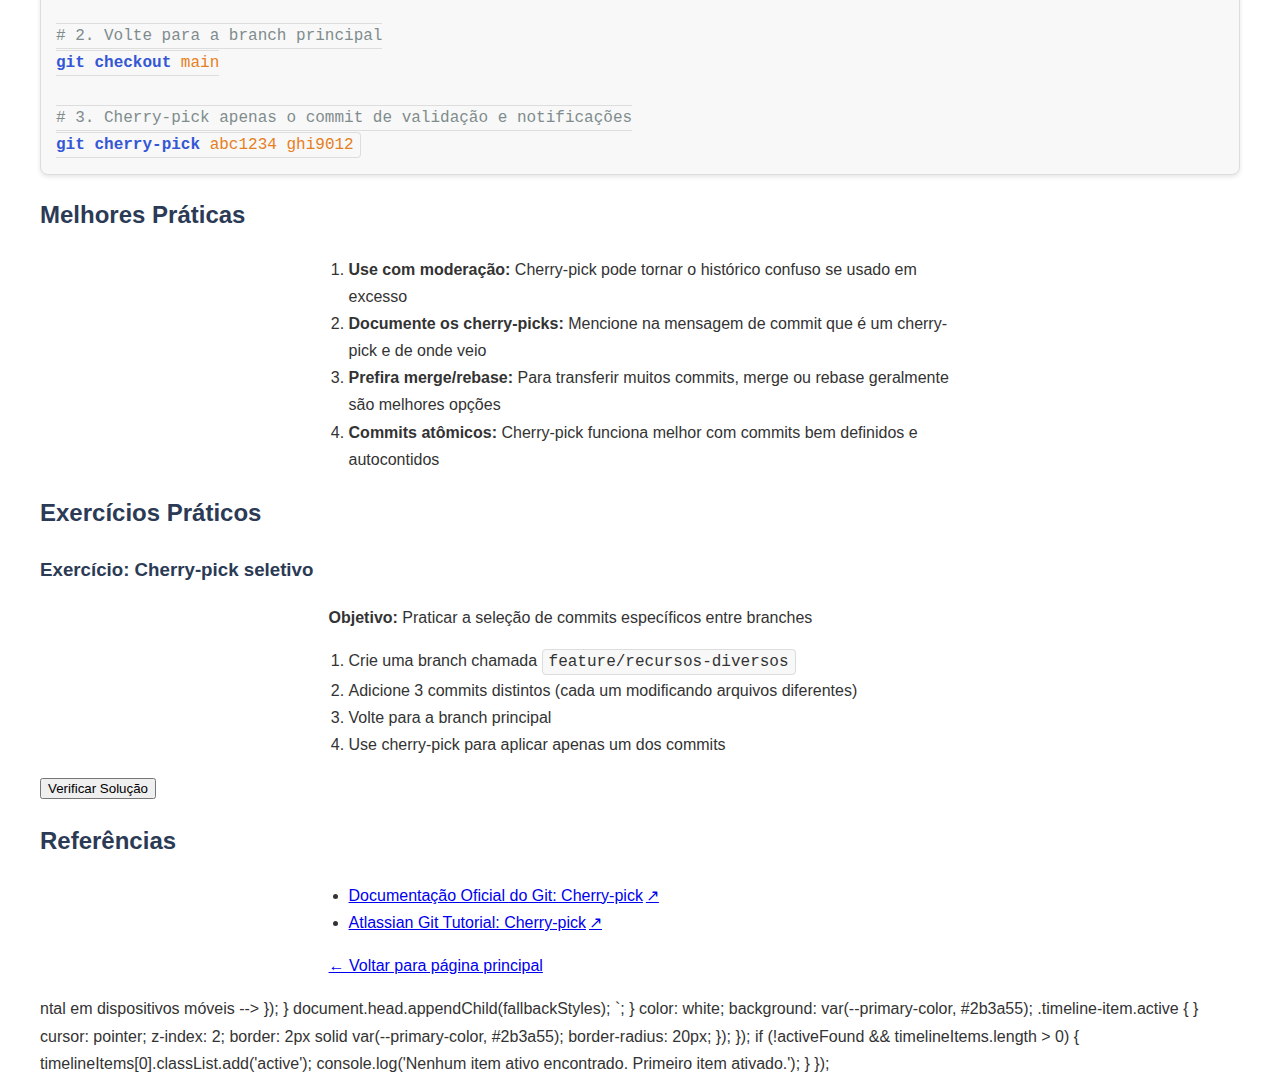
<file: git-cherry-pick.html>
<!DOCTYPE html>
<html lang="pt-br">
<head>
    <meta charset="UTF-8">
    <meta name="viewport" content="width=device-width, initial-scale=1.0, maximum-scale=5.0">
    <meta name="description" content="Tutorial sobre Git Cherry-pick - como aplicar commits específicos de uma branch para outra">
    <meta name="keywords" content="git, cherry-pick, tutorial, commit, branch">
    <meta name="theme-color" content="#2b3a55">
    <meta name="apple-mobile-web-app-capable" content="yes">
    <meta name="apple-mobile-web-app-status-bar-style" content="black-translucent">
    <title>Git Cherry-pick - Tutorial Git</title>
    <link rel="stylesheet" href="styles.css">
    <link rel="stylesheet" href="timeline.css">
    <script src="script.js" defer></script>
    <script src="search.js" defer></script>
    <script src="pwa.js" defer></script>
    <script src="timeline-fix.js" defer></script>
</head>
<body>
    <nav role="navigation" aria-label="Menu principal" class="nav-container">
        <button id="menu-toggle" class="menu-toggle" aria-label="Abrir menu">
            <span class="hamburger"></span>
        </button>
        <div class="nav-links">
            <a href="index.html">Início</a>
            <a href="index.html#pre-requisitos">Pré-requisitos</a>
            <a href="index.html#git-commits">Commits</a>
            <a href="index.html#criando-branch">Nova Branch</a>
            <a href="index.html#erros-git">Erros</a>
            <a href="index.html#merge-branch">Merge</a>
            <a href="git-rebase.html">Rebase</a>
            <a href="#git-cherry-pick">Cherry-pick</a>
            <a href="git-tags.html">Tags</a>
            <a href="git-submodules.html">Submodules</a>
            <a href="git-hooks.html">Hooks</a>
            <a href="git-stash.html">Git Stash</a>
            <a href="git-flow.html">Git Flow</a>
            <a href="github-actions.html">Actions</a>
            <a href="index.html#recursos">Recursos</a>
            <button id="theme-toggle" class="theme-toggle" aria-label="Alternar tema">🌓</button>
        </div>
    </nav>

    <div class="search-container">
        <input type="text" id="search-input" placeholder="Pesquisar no tutorial..." aria-label="Pesquisar">
        <div id="search-results" class="search-results"></div>
    </div>

    <div class="progress-timeline" aria-label="Menu de navegação por seções do tutorial">
        <div class="timeline-item">Introdução</div>
        <div class="timeline-item">Básico</div>
        <div class="timeline-item">Branches</div>
        <div class="timeline-item active">Merge/Rebase</div>
        <div class="timeline-item">Avançado</div>
        <div class="timeline-item">GitHub</div>
        <div class="timeline-item">CI/CD</div>
        <span class="timeline-hint">Esta barra mostra seu progresso no tutorial e permite navegar entre seções principais</span>
    </div>

    <h1 id="git-cherry-pick">Git Cherry-pick: Selecionando Commits Específicos</h1>

    <p><strong>Objetivo:</strong> Aprender a usar o Git Cherry-pick para selecionar commits específicos de uma branch e aplicá-los em outra, entendendo quando essa abordagem é útil e suas limitações.</p>

    <h2>O que é Git Cherry-pick?</h2>

    <p>O comando <code><span class="git-command">git</span> <span class="git-command">cherry-pick</span></code> permite escolher um commit específico de uma branch e aplicá-lo em outra. É como "colher" apenas os commits desejados, sem precisar mesclar toda a branch.</p>

    <div class="warning">
        <p>⚠️ <strong>ATENÇÃO:</strong> Cherry-pick cria cópias dos commits originais, com novos hashes. Isso pode complicar a história do projeto se usado excessivamente.</p>
    </div>

    <h2>Quando usar Cherry-pick</h2>

    <ul>
        <li>Para aplicar uma correção de bug específica de uma branch para outra</li>
        <li>Para selecionar recursos específicos de uma branch em desenvolvimento</li>
        <li>Para recuperar commits perdidos (após um reset acidental, por exemplo)</li>
        <li>Para backport de recursos para versões de manutenção</li>
    </ul>

    <h2>Cherry-pick Básico</h2>

    <pre><code><span class="git-comment"># Primeiro, identifique o hash do commit desejado</span>
<span class="git-command">git</span> <span class="git-command">log</span> <span class="git-option">--oneline</span> <span class="git-argument">branch-origem</span>

<span class="git-comment"># Mude para a branch de destino</span>
<span class="git-command">git</span> <span class="git-command">checkout</span> <span class="git-argument">branch-destino</span>

<span class="git-comment"># Aplique o commit específico</span>
<span class="git-command">git</span> <span class="git-command">cherry-pick</span> <span class="git-argument">abc1234</span>

<span class="git-comment"># Para vários commits não consecutivos</span>
<span class="git-command">git</span> <span class="git-command">cherry-pick</span> <span class="git-argument">abc1234 def5678 ghi9012</span></code></pre>

    <h2>Opções do Cherry-pick</h2>

    <h3>Cherry-pick sem Commit Automático</h3>
    
    <p>Para aplicar as mudanças do commit sem criar automaticamente um novo commit:</p>
    
    <pre><code><span class="git-command">git</span> <span class="git-command">cherry-pick</span> <span class="git-option">--no-commit</span> <span class="git-argument">abc1234</span>
<span class="git-comment"># ou</span>
<span class="git-command">git</span> <span class="git-command">cherry-pick</span> <span class="git-option">-n</span> <span class="git-argument">abc1234</span></code></pre>

    <p>Isso coloca as alterações no seu staging area, permitindo que você faça modificações antes de commitar.</p>

    <h3>Cherry-pick de Intervalos de Commits</h3>
    
    <pre><code><span class="git-comment"># Para aplicar uma sequência de commits (do mais antigo ao mais recente)</span>
<span class="git-command">git</span> <span class="git-command">cherry-pick</span> <span class="git-argument">abc1234^..def5678</span></code></pre>

    <p>Isso aplicará todos os commits desde <code>abc1234</code> (inclusive) até <code>def5678</code>.</p>

    <h3>Lidando com Conflitos</h3>
    
    <pre><code><span class="git-comment"># Se ocorrer um conflito durante cherry-pick</span>
<span class="git-comment"># 1. Resolva os conflitos nos arquivos (marcados com <<<<<<< e >>>>>>>)</span>
<span class="git-comment"># 2. Adicione os arquivos resolvidos</span>
<span class="git-command">git</span> <span class="git-command">add</span> <span class="git-argument">arquivo-com-conflito</span>

<span class="git-comment"># 3. Continue o cherry-pick</span>
<span class="git-command">git</span> <span class="git-command">cherry-pick</span> <span class="git-option">--continue</span>

<span class="git-comment"># Ou para abortar o cherry-pick</span>
<span class="git-command">git</span> <span class="git-command">cherry-pick</span> <span class="git-option">--abort</span></code></pre>

    <h2>Exemplos Práticos</h2>

    <h3>Backporting de correções de bugs</h3>
    
    <p>Cenário: Você corrigiu um bug na branch <code>develop</code> e precisa aplicar essa correção também na branch <code>release-1.0</code> que está em produção.</p>
    
    <pre><code><span class="git-comment"># 1. Identifique o hash do commit de correção</span>
<span class="git-command">git</span> <span class="git-command">log</span> <span class="git-option">--grep</span><span class="git-argument">="fix: corrige bug"</span> <span class="git-option">--oneline</span> <span class="git-argument">develop</span>
<span class="git-comment"># Isso retorna algo como: abc1234 fix: corrige bug de validação</span>

<span class="git-comment"># 2. Mude para a branch de lançamento</span>
<span class="git-command">git</span> <span class="git-command">checkout</span> <span class="git-argument">release-1.0</span>

<span class="git-comment"># 3. Aplique o commit de correção</span>
<span class="git-command">git</span> <span class="git-command">cherry-pick</span> <span class="git-argument">abc1234</span>

<span class="git-comment"># 4. Envie as alterações para o repositório remoto</span>
<span class="git-command">git</span> <span class="git-command">push</span> <span class="git-argument">origin</span> <span class="git-argument">release-1.0</span></code></pre>

    <h3>Selecionando recursos específicos</h3>
    
    <p>Cenário: Uma branch de feature tem vários commits, mas você só quer aplicar algumas partes específicas na branch principal.</p>
    
    <pre><code><span class="git-comment"># 1. Veja os commits na branch de recursos</span>
<span class="git-command">git</span> <span class="git-command">log</span> <span class="git-option">--oneline</span> <span class="git-argument">feature/novo-recurso</span>
<span class="git-comment"># abc1234 feat: adiciona validação de formulário</span>
<span class="git-comment"># def5678 feat: implementa upload de arquivos</span>
<span class="git-comment"># ghi9012 feat: adiciona sistema de notificações</span>

<span class="git-comment"># 2. Volte para a branch principal</span>
<span class="git-command">git</span> <span class="git-command">checkout</span> <span class="git-argument">main</span>

<span class="git-comment"># 3. Cherry-pick apenas o commit de validação e notificações</span>
<span class="git-command">git</span> <span class="git-command">cherry-pick</span> <span class="git-argument">abc1234 ghi9012</span></code></pre>

    <h2>Melhores Práticas</h2>

    <ol>
        <li><strong>Use com moderação:</strong> Cherry-pick pode tornar o histórico confuso se usado em excesso</li>
        <li><strong>Documente os cherry-picks:</strong> Mencione na mensagem de commit que é um cherry-pick e de onde veio</li>
        <li><strong>Prefira merge/rebase:</strong> Para transferir muitos commits, merge ou rebase geralmente são melhores opções</li>
        <li><strong>Commits atômicos:</strong> Cherry-pick funciona melhor com commits bem definidos e autocontidos</li>
    </ol>

    <h2>Exercícios Práticos</h2>

    <div class="exercise-item">
        <h3>Exercício: Cherry-pick seletivo</h3>
        <div class="exercise-content">
            <p><strong>Objetivo:</strong> Praticar a seleção de commits específicos entre branches</p>
            <ol>
                <li>Crie uma branch chamada <code>feature/recursos-diversos</code></li>
                <li>Adicione 3 commits distintos (cada um modificando arquivos diferentes)</li>
                <li>Volte para a branch principal</li>
                <li>Use cherry-pick para aplicar apenas um dos commits</li>
            </ol>
            <button class="check-exercise" data-exercise="cherry-1">Verificar Solução</button>
        </div>
    </div>

    <h2>Referências</h2>
    
    <ul>
        <li><a href="https://git-scm.com/docs/git-cherry-pick" target="_blank">Documentação Oficial do Git: Cherry-pick</a></li>
        <li><a href="https://www.atlassian.com/git/tutorials/cherry-pick" target="_blank">Atlassian Git Tutorial: Cherry-pick</a></li>
    </ul>

    <p><a href="index.html">← Voltar para página principal</a></p>

    <div id="voltar-topo">↑</div>

    <script src="exercises.js" defer></script>
ntal em dispositivos móveis -->
    <!-- Script para verificar o carregamento do CSS -->
    <script>>
        window.addEventListener('load', function() {nto da página
            // Verifica se o CSS da timeline foi carregadoventListener('load', function() {
            const allCSS = Array.from(document.styleSheets); de inicialização da página executado');
            let timelineCSSFound = false;
            line está funcionando
            allCSS.forEach(function(sheet) {onst timelineItems = document.querySelectorAll('.timeline-item');
                try {console.log('Timeline items encontrados: ' + timelineItems.length);
                    if (sheet.href && sheet.href.includes('timeline.css')) {
                        timelineCSSFound = true;em esteja ativo
                        console.log('timeline.css encontrado e carregado');se;
                    }imelineItems.forEach(function(item) {
                } catch(e) {       if (item.classList.contains('active')) {
                    console.error('Erro ao verificar stylesheet:', e);            activeFound = true;e */
                } ' + item.textContent);ne-hint {
            });display: block;
            
            if (!timelineCSSFound) {nto de clique se não estiver funcionando
                console.warn('timeline.css não encontrado ou não carregado! Aplicando estilos fallback');istener('click', function() {
                 da timeline clicado: ' + this.textContent);
                // Aplica estilos críticos inline como fallback
                const fallbackStyles = document.createElement('style');ara a URL correta
                fallbackStyles.textContent = `tion = '#';
                    .progress-timeline {           switch(this.textContent.trim()) {
                        display: flex;                case 'Introdução': destination = 'index.html#tutorial-inicio'; break;aço */
                        justify-content: space-between;its'; break;
                        margin: 2rem auto;hes': destination = 'index.html#criando-branch'; break;
                        max-width: 800px; 'Merge/Rebase': destination = 'git-rebase.html'; break;
                        position: relative;Avançado': destination = 'git-tags.html'; break;
                        padding: 0 20px;           case 'GitHub': destination = 'github-actions.html'; break;
                    }               case 'CI/CD': destination = 'index.html#github-actions'; break;
                    .timeline-item {        }
                        position: relative;             
                        background: var(--bg-color, #ffffff);             // Navega para o destino                        padding: 10px 20px;                    window.location.href = destination;</html></body>    </style>        }            }                display: none;            .timeline-hint {        @media (max-width: 768px) {        /* Oculta a dica em dispositivos móveis para economizar espaço */                }            font-style: italic;            margin-top: 0.5rem;            opacity: 0.7;            color: var(--text-color);            font-size: 0.8rem;            text-align: center;            display: block;        .timeline-hint {        /* Estilo para a dica da timeline */                }            }                overflow-x: auto;                max-width: 100%;            .exercise-solution pre {                        }                overflow-x: auto;                width: 100%;                display: block;            table {        @media (max-width: 768px) {    <style>    <!-- Ajuste nas tabelas para garantir rolagem horizontal em dispositivos móveis -->    </script>        });            }                document.head.appendChild(fallbackStyles);                `;                    }                        color: white;                        background: var(--primary-color, #2b3a55);                    .timeline-item.active {                    }                        cursor: pointer;                        z-index: 2;                        border: 2px solid var(--primary-color, #2b3a55);                        border-radius: 20px;                });            });                        if (!activeFound && timelineItems.length > 0) {                timelineItems[0].classList.add('active');                console.log('Nenhum item ativo encontrado. Primeiro item ativado.');            }        });    </script>    <!-- Ajuste nas tabelas para garantir rolagem horizontal em dispositivos móveis -->    <style>        @media (max-width: 768px) {            table {                display: block;                width: 100%;                overflow-x: auto;            }                        .exercise-solution pre {                max-width: 100%;                overflow-x: auto;            }        }                /* Estilo para a dica da timeline */        .timeline-hint {            display: block;            text-align: center;            font-size: 0.8rem;            color: var(--text-color);            opacity: 0.7;            margin-top: 0.5rem;            font-style: italic;        }                /* Oculta a dica em dispositivos móveis para economizar espaço */        @media (max-width: 768px) {            .timeline-hint {                display: none;            }        }    </style></body></html>
</file>
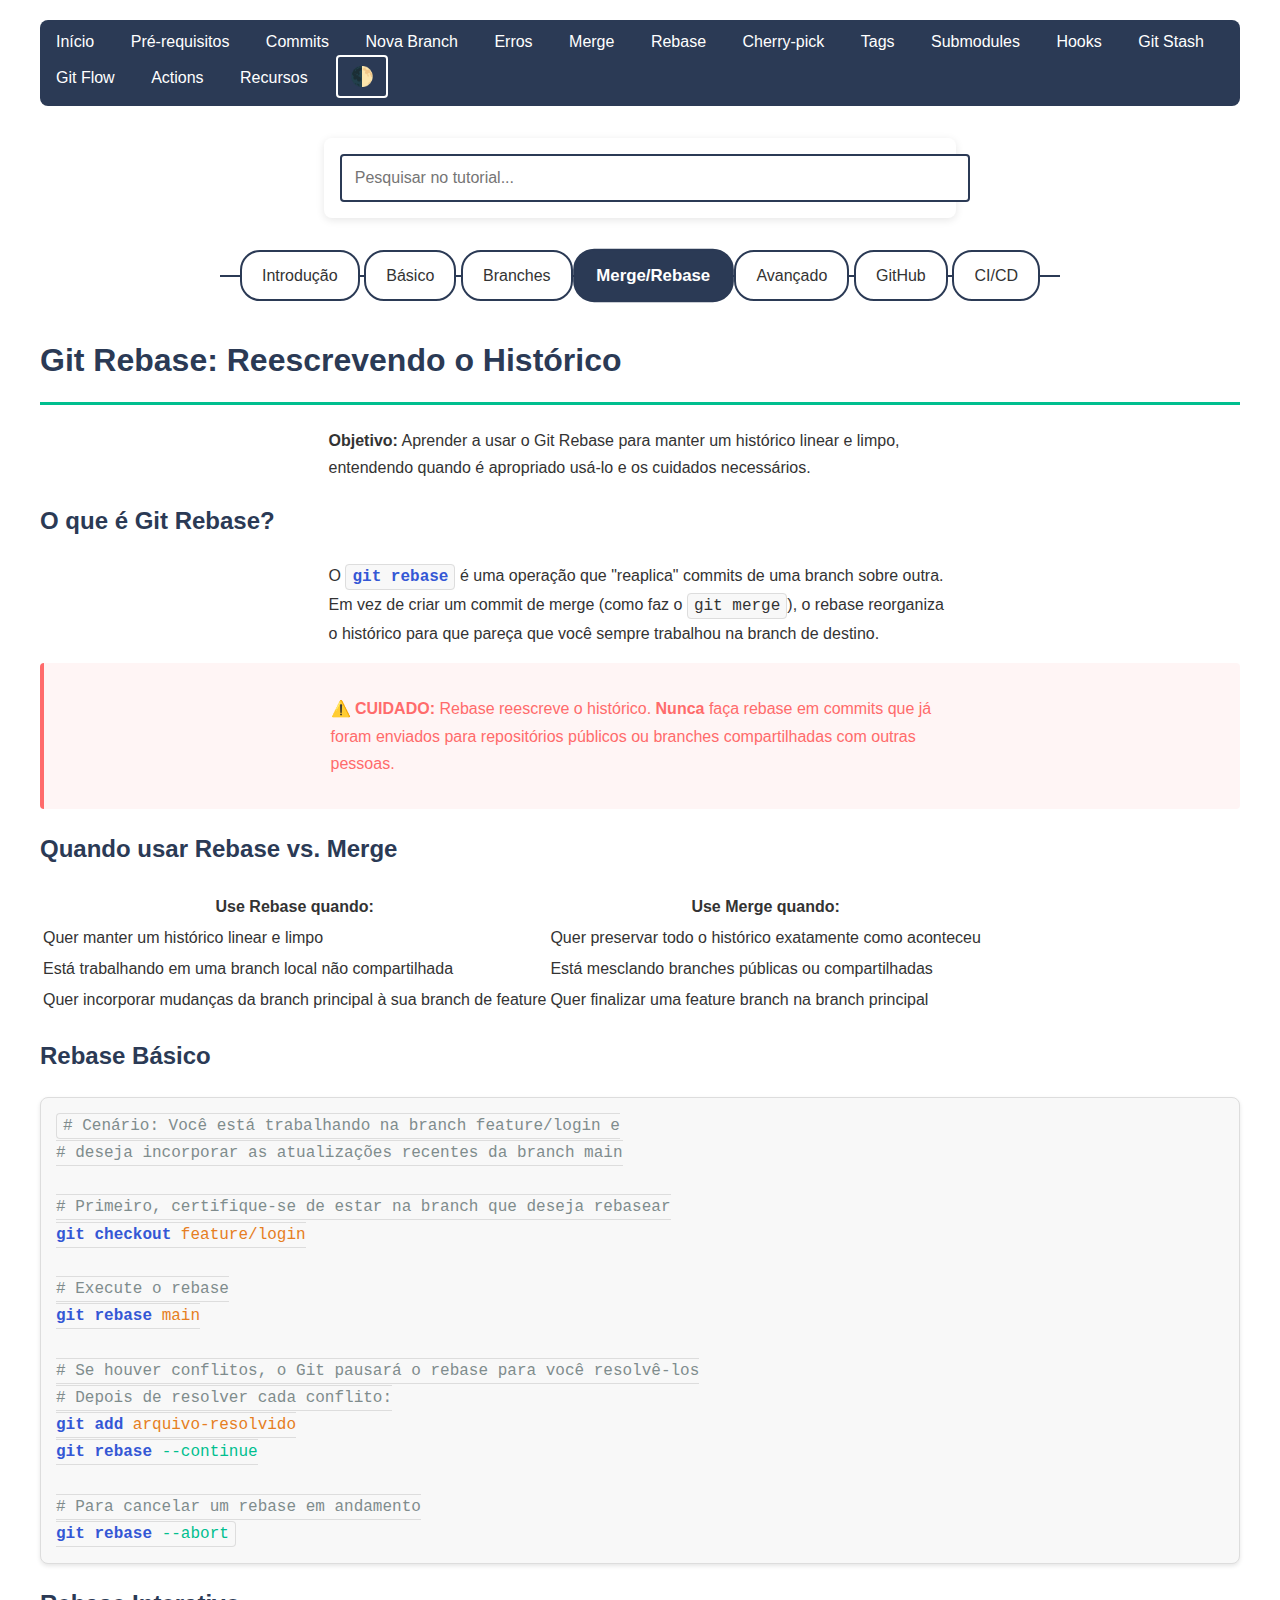
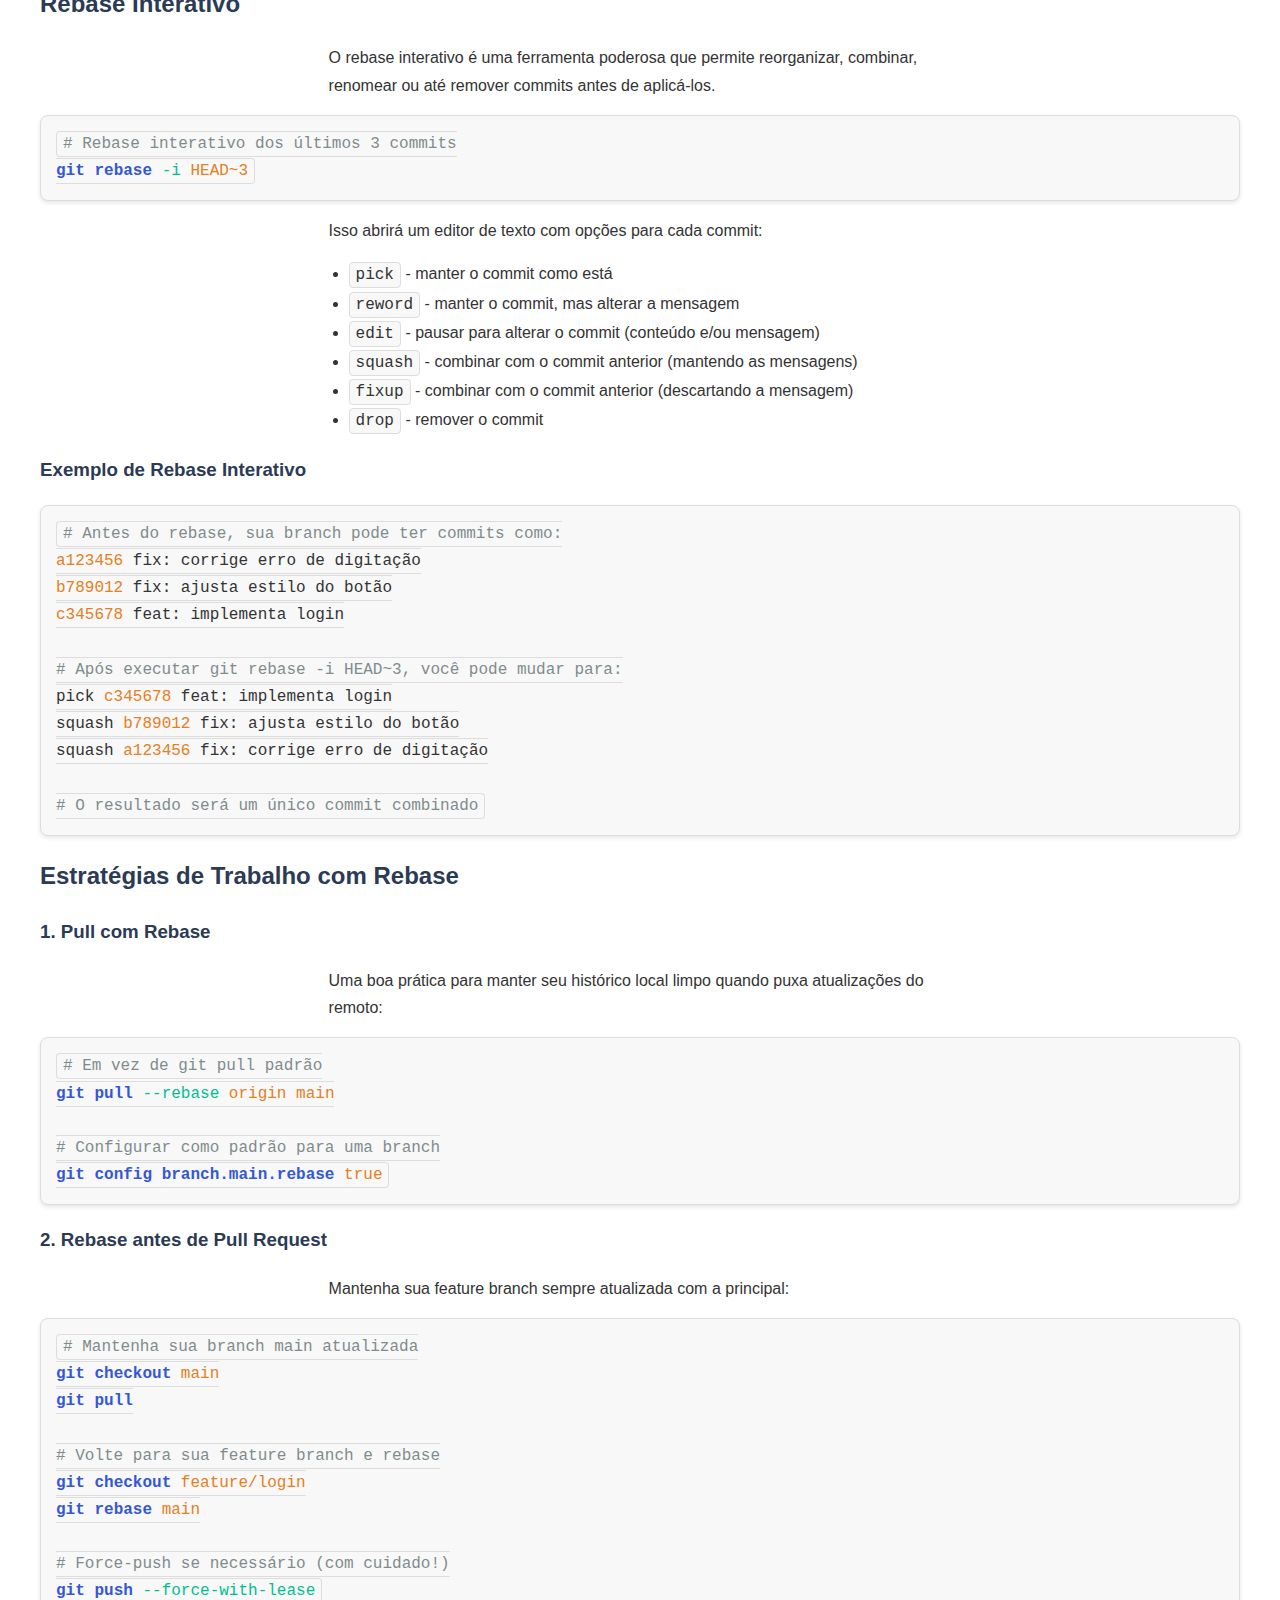
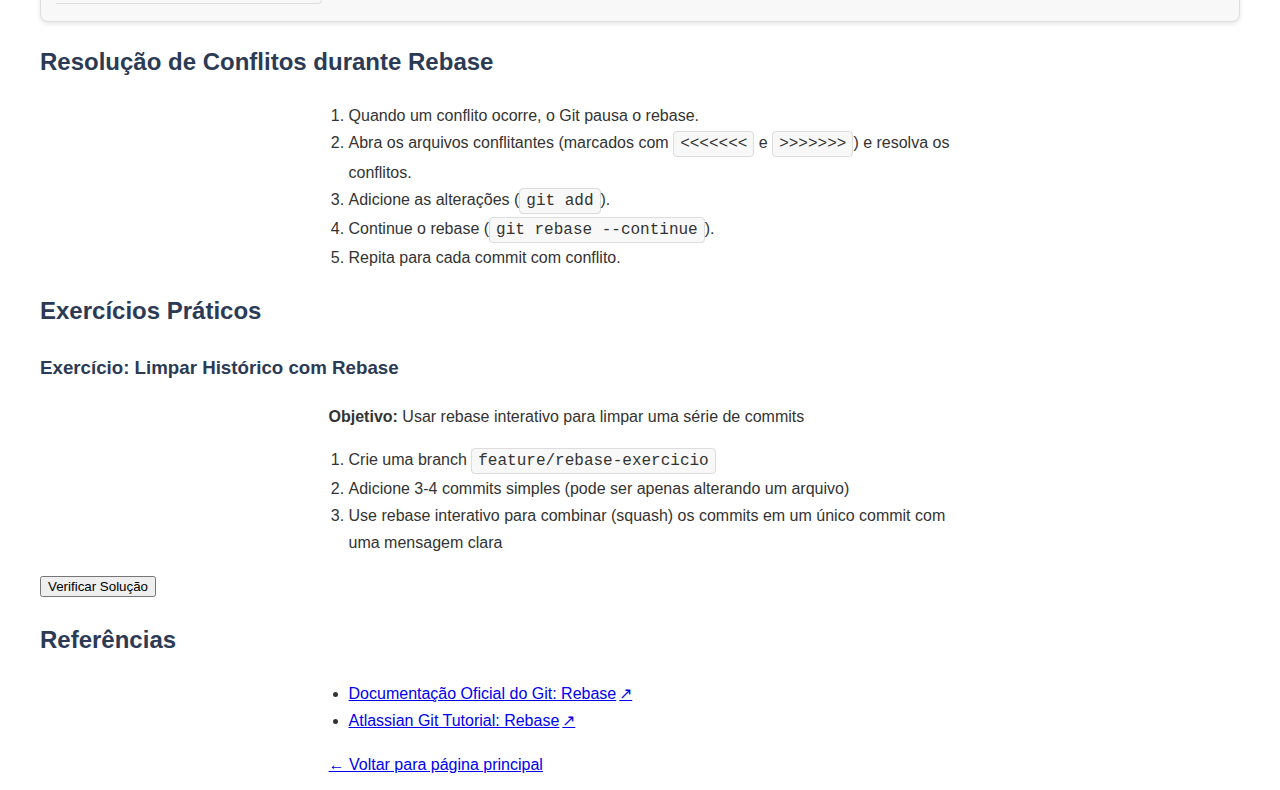
<file: git-rebase.html>
<!DOCTYPE html>
<html lang="pt-br">
<head>
    <meta charset="UTF-8">
    <meta name="viewport" content="width=device-width, initial-scale=1.0, maximum-scale=5.0">
    <meta name="description" content="Tutorial sobre Git Rebase e como usar essa funcionalidade avançada">
    <meta name="theme-color" content="#2b3a55">
    <meta name="apple-mobile-web-app-capable" content="yes">
    <meta name="apple-mobile-web-app-status-bar-style" content="black-translucent">
    <title>Git Rebase - Tutorial Git</title>
    <link rel="stylesheet" href="styles.css">
    <link rel="stylesheet" href="timeline.css">
    <link rel="stylesheet" href="responsive.css">
    <script src="script.js" defer></script>
    <script src="search.js" defer></script>
    <script src="pwa.js" defer></script>
</head>
<body>
    <nav role="navigation" aria-label="Menu principal" class="nav-container">
        <button id="menu-toggle" class="menu-toggle" aria-label="Abrir menu">
            <span class="hamburger"></span>
        </button>
        <div class="nav-links">
            <a href="index.html">Início</a>
            <a href="index.html#pre-requisitos">Pré-requisitos</a>
            <a href="index.html#git-commits">Commits</a>
            <a href="index.html#criando-branch">Nova Branch</a>
            <a href="index.html#erros-git">Erros</a>
            <a href="index.html#merge-branch">Merge</a>
            <a href="#git-rebase">Rebase</a>
            <a href="index.html#git-cherry-pick">Cherry-pick</a>
            <a href="index.html#git-tags">Tags</a>
            <a href="index.html#git-submodules">Submodules</a>
            <a href="index.html#git-hooks">Hooks</a>
            <a href="index.html#git-stash">Git Stash</a>
            <a href="index.html#git-flow">Git Flow</a>
            <a href="index.html#github-actions">Actions</a>
            <a href="index.html#recursos">Recursos</a>
            <button id="theme-toggle" class="theme-toggle" aria-label="Alternar tema">🌓</button>
        </div>
    </nav>

    <div class="search-container">
        <input type="text" id="search-input" placeholder="Pesquisar no tutorial..." aria-label="Pesquisar">
        <div id="search-results" class="search-results"></div>
    </div>

    <div class="progress-timeline">
        <div class="timeline-item">Introdução</div>
        <div class="timeline-item">Básico</div>
        <div class="timeline-item">Branches</div>
        <div class="timeline-item active">Merge/Rebase</div>
        <div class="timeline-item">Avançado</div>
        <div class="timeline-item">GitHub</div>
        <div class="timeline-item">CI/CD</div>
    </div>

    <h1 id="git-rebase">Git Rebase: Reescrevendo o Histórico</h1>

    <p><strong>Objetivo:</strong> Aprender a usar o Git Rebase para manter um histórico linear e limpo, entendendo quando é apropriado usá-lo e os cuidados necessários.</p>

    <h2>O que é Git Rebase?</h2>

    <p>O <code><span class="git-command">git</span> <span class="git-command">rebase</span></code> é uma operação que "reaplica" commits de uma branch sobre outra. Em vez de criar um commit de merge (como faz o <code>git merge</code>), o rebase reorganiza o histórico para que pareça que você sempre trabalhou na branch de destino.</p>

    <div class="warning">
        <p>⚠️ <strong>CUIDADO:</strong> Rebase reescreve o histórico. <strong>Nunca</strong> faça rebase em commits que já foram enviados para repositórios públicos ou branches compartilhadas com outras pessoas.</p>
    </div>

    <h2>Quando usar Rebase vs. Merge</h2>

    <table>
        <tr>
            <th>Use Rebase quando:</th>
            <th>Use Merge quando:</th>
        </tr>
        <tr>
            <td>Quer manter um histórico linear e limpo</td>
            <td>Quer preservar todo o histórico exatamente como aconteceu</td>
        </tr>
        <tr>
            <td>Está trabalhando em uma branch local não compartilhada</td>
            <td>Está mesclando branches públicas ou compartilhadas</td>
        </tr>
        <tr>
            <td>Quer incorporar mudanças da branch principal à sua branch de feature</td>
            <td>Quer finalizar uma feature branch na branch principal</td>
        </tr>
    </table>

    <h2>Rebase Básico</h2>

    <pre><code><span class="git-comment"># Cenário: Você está trabalhando na branch feature/login e</span>
<span class="git-comment"># deseja incorporar as atualizações recentes da branch main</span>

<span class="git-comment"># Primeiro, certifique-se de estar na branch que deseja rebasear</span>
<span class="git-command">git</span> <span class="git-command">checkout</span> <span class="git-argument">feature/login</span>

<span class="git-comment"># Execute o rebase</span>
<span class="git-command">git</span> <span class="git-command">rebase</span> <span class="git-argument">main</span>

<span class="git-comment"># Se houver conflitos, o Git pausará o rebase para você resolvê-los</span>
<span class="git-comment"># Depois de resolver cada conflito:</span>
<span class="git-command">git</span> <span class="git-command">add</span> <span class="git-argument">arquivo-resolvido</span>
<span class="git-command">git</span> <span class="git-command">rebase</span> <span class="git-option">--continue</span>

<span class="git-comment"># Para cancelar um rebase em andamento</span>
<span class="git-command">git</span> <span class="git-command">rebase</span> <span class="git-option">--abort</span></code></pre>

    <h2>Rebase Interativo</h2>

    <p>O rebase interativo é uma ferramenta poderosa que permite reorganizar, combinar, renomear ou até remover commits antes de aplicá-los.</p>

    <pre><code><span class="git-comment"># Rebase interativo dos últimos 3 commits</span>
<span class="git-command">git</span> <span class="git-command">rebase</span> <span class="git-option">-i</span> <span class="git-argument">HEAD~3</span></code></pre>

    <p>Isso abrirá um editor de texto com opções para cada commit:</p>

    <ul>
        <li><code>pick</code> - manter o commit como está</li>
        <li><code>reword</code> - manter o commit, mas alterar a mensagem</li>
        <li><code>edit</code> - pausar para alterar o commit (conteúdo e/ou mensagem)</li>
        <li><code>squash</code> - combinar com o commit anterior (mantendo as mensagens)</li>
        <li><code>fixup</code> - combinar com o commit anterior (descartando a mensagem)</li>
        <li><code>drop</code> - remover o commit</li>
    </ul>

    <h3>Exemplo de Rebase Interativo</h3>

    <pre><code><span class="git-comment"># Antes do rebase, sua branch pode ter commits como:</span>
<span class="git-argument">a123456</span> fix: corrige erro de digitação
<span class="git-argument">b789012</span> fix: ajusta estilo do botão
<span class="git-argument">c345678</span> feat: implementa login

<span class="git-comment"># Após executar git rebase -i HEAD~3, você pode mudar para:</span>
pick <span class="git-argument">c345678</span> feat: implementa login
squash <span class="git-argument">b789012</span> fix: ajusta estilo do botão
squash <span class="git-argument">a123456</span> fix: corrige erro de digitação

<span class="git-comment"># O resultado será um único commit combinado</span></code></pre>

    <h2>Estratégias de Trabalho com Rebase</h2>

    <h3>1. Pull com Rebase</h3>
    
    <p>Uma boa prática para manter seu histórico local limpo quando puxa atualizações do remoto:</p>
    
    <pre><code><span class="git-comment"># Em vez de git pull padrão</span>
<span class="git-command">git</span> <span class="git-command">pull</span> <span class="git-option">--rebase</span> <span class="git-argument">origin</span> <span class="git-argument">main</span>

<span class="git-comment"># Configurar como padrão para uma branch</span>
<span class="git-command">git</span> <span class="git-command">config</span> <span class="git-command">branch.main.rebase</span> <span class="git-argument">true</span></code></pre>

    <h3>2. Rebase antes de Pull Request</h3>
    
    <p>Mantenha sua feature branch sempre atualizada com a principal:</p>
    
    <pre><code><span class="git-comment"># Mantenha sua branch main atualizada</span>
<span class="git-command">git</span> <span class="git-command">checkout</span> <span class="git-argument">main</span>
<span class="git-command">git</span> <span class="git-command">pull</span>

<span class="git-comment"># Volte para sua feature branch e rebase</span>
<span class="git-command">git</span> <span class="git-command">checkout</span> <span class="git-argument">feature/login</span>
<span class="git-command">git</span> <span class="git-command">rebase</span> <span class="git-argument">main</span>

<span class="git-comment"># Force-push se necessário (com cuidado!)</span>
<span class="git-command">git</span> <span class="git-command">push</span> <span class="git-option">--force-with-lease</span></code></pre>

    <h2>Resolução de Conflitos durante Rebase</h2>

    <ol>
        <li>Quando um conflito ocorre, o Git pausa o rebase.</li>
        <li>Abra os arquivos conflitantes (marcados com <code>&lt;&lt;&lt;&lt;&lt;&lt;&lt;</code> e <code>&gt;&gt;&gt;&gt;&gt;&gt;&gt;</code>) e resolva os conflitos.</li>
        <li>Adicione as alterações (<code>git add</code>).</li>
        <li>Continue o rebase (<code>git rebase --continue</code>).</li>
        <li>Repita para cada commit com conflito.</li>
    </ol>

    <h2>Exercícios Práticos</h2>

    <div class="exercise-item">
        <h3>Exercício: Limpar Histórico com Rebase</h3>
        <div class="exercise-content">
            <p><strong>Objetivo:</strong> Usar rebase interativo para limpar uma série de commits</p>
            <ol>
                <li>Crie uma branch <code>feature/rebase-exercicio</code></li>
                <li>Adicione 3-4 commits simples (pode ser apenas alterando um arquivo)</li>
                <li>Use rebase interativo para combinar (squash) os commits em um único commit com uma mensagem clara</li>
            </ol>
            <button class="check-exercise" data-exercise="rebase-1">Verificar Solução</button>
        </div>
    </div>

    <h2>Referências</h2>
    
    <ul>
        <li><a href="https://git-scm.com/book/pt-br/v2/Ramificação-no-Git-Rebase" target="_blank">Documentação Oficial do Git: Rebase</a></li>
        <li><a href="https://www.atlassian.com/git/tutorials/rewriting-history/git-rebase" target="_blank">Atlassian Git Tutorial: Rebase</a></li>
    </ul>

    <p><a href="index.html">← Voltar para página principal</a></p>

    <div id="voltar-topo">↑</div>

    <script src="exercises.js" defer></script>
</body>
</html>
</file>
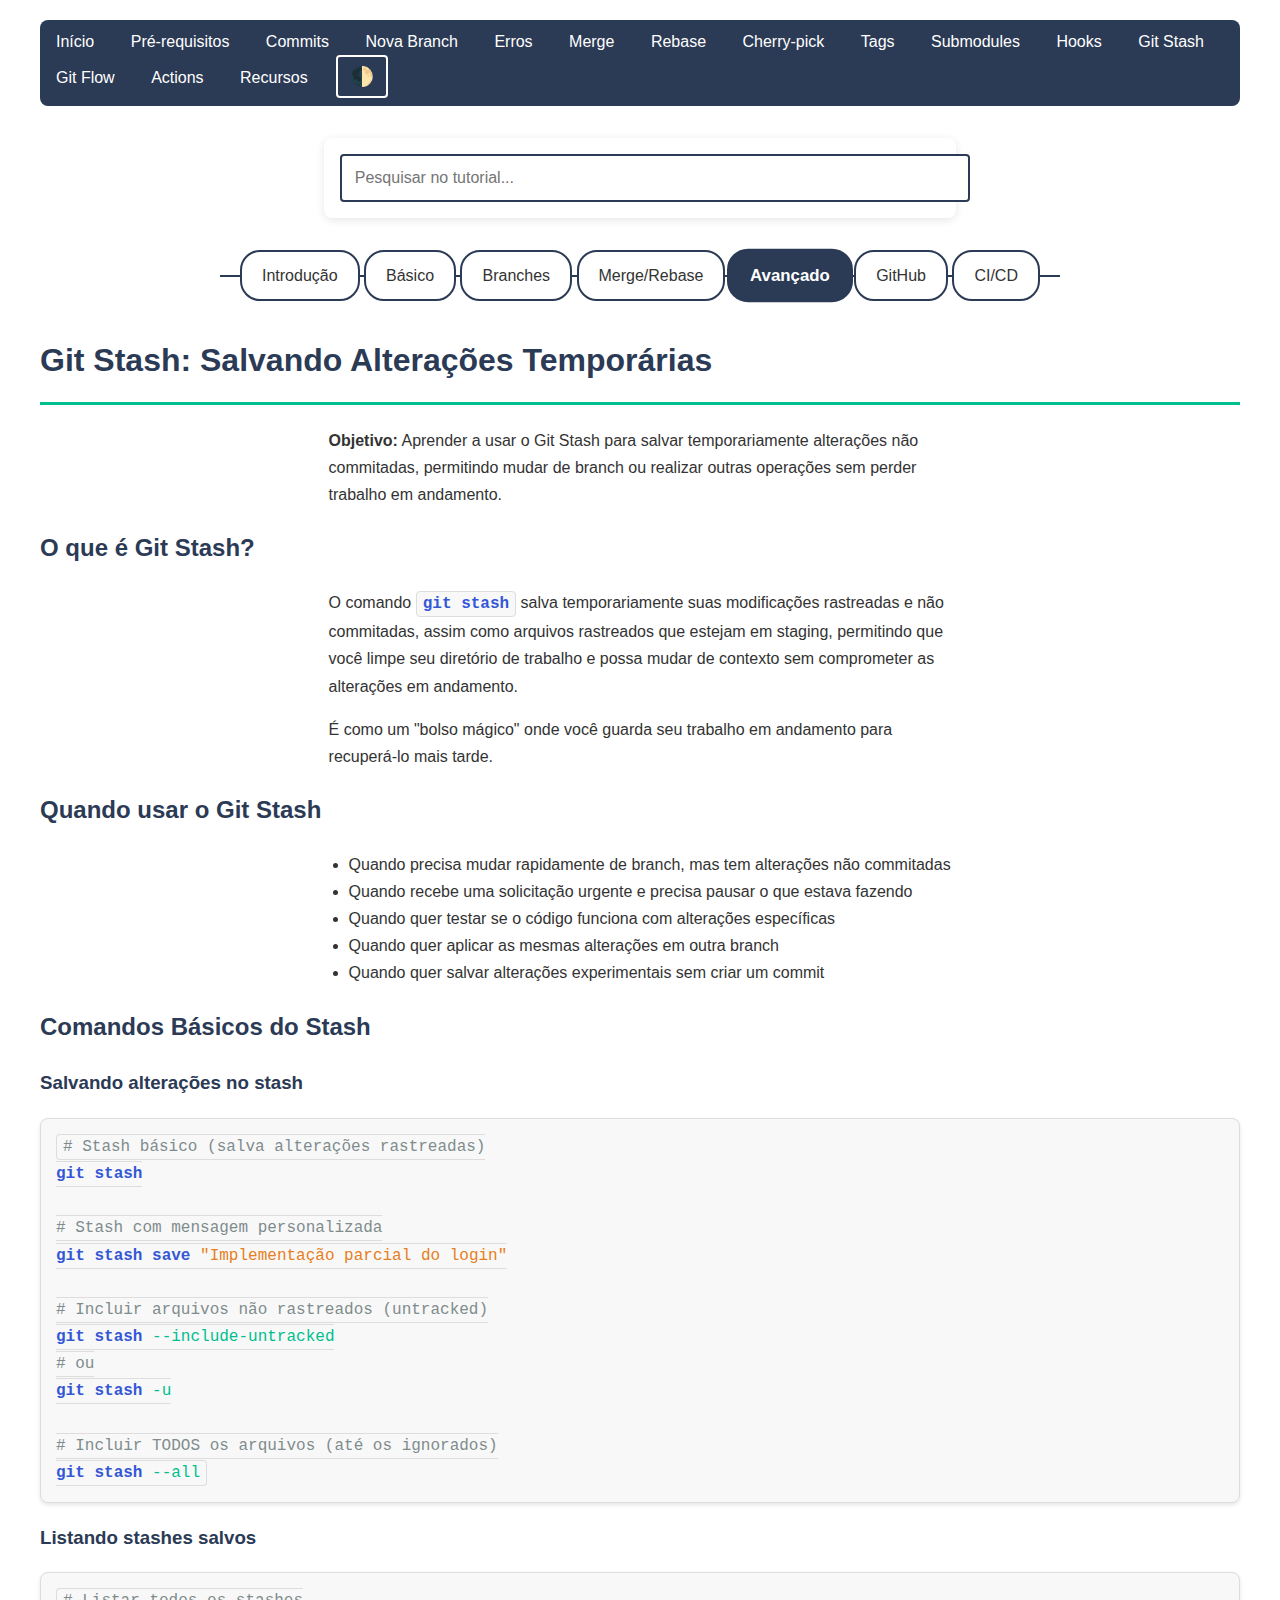
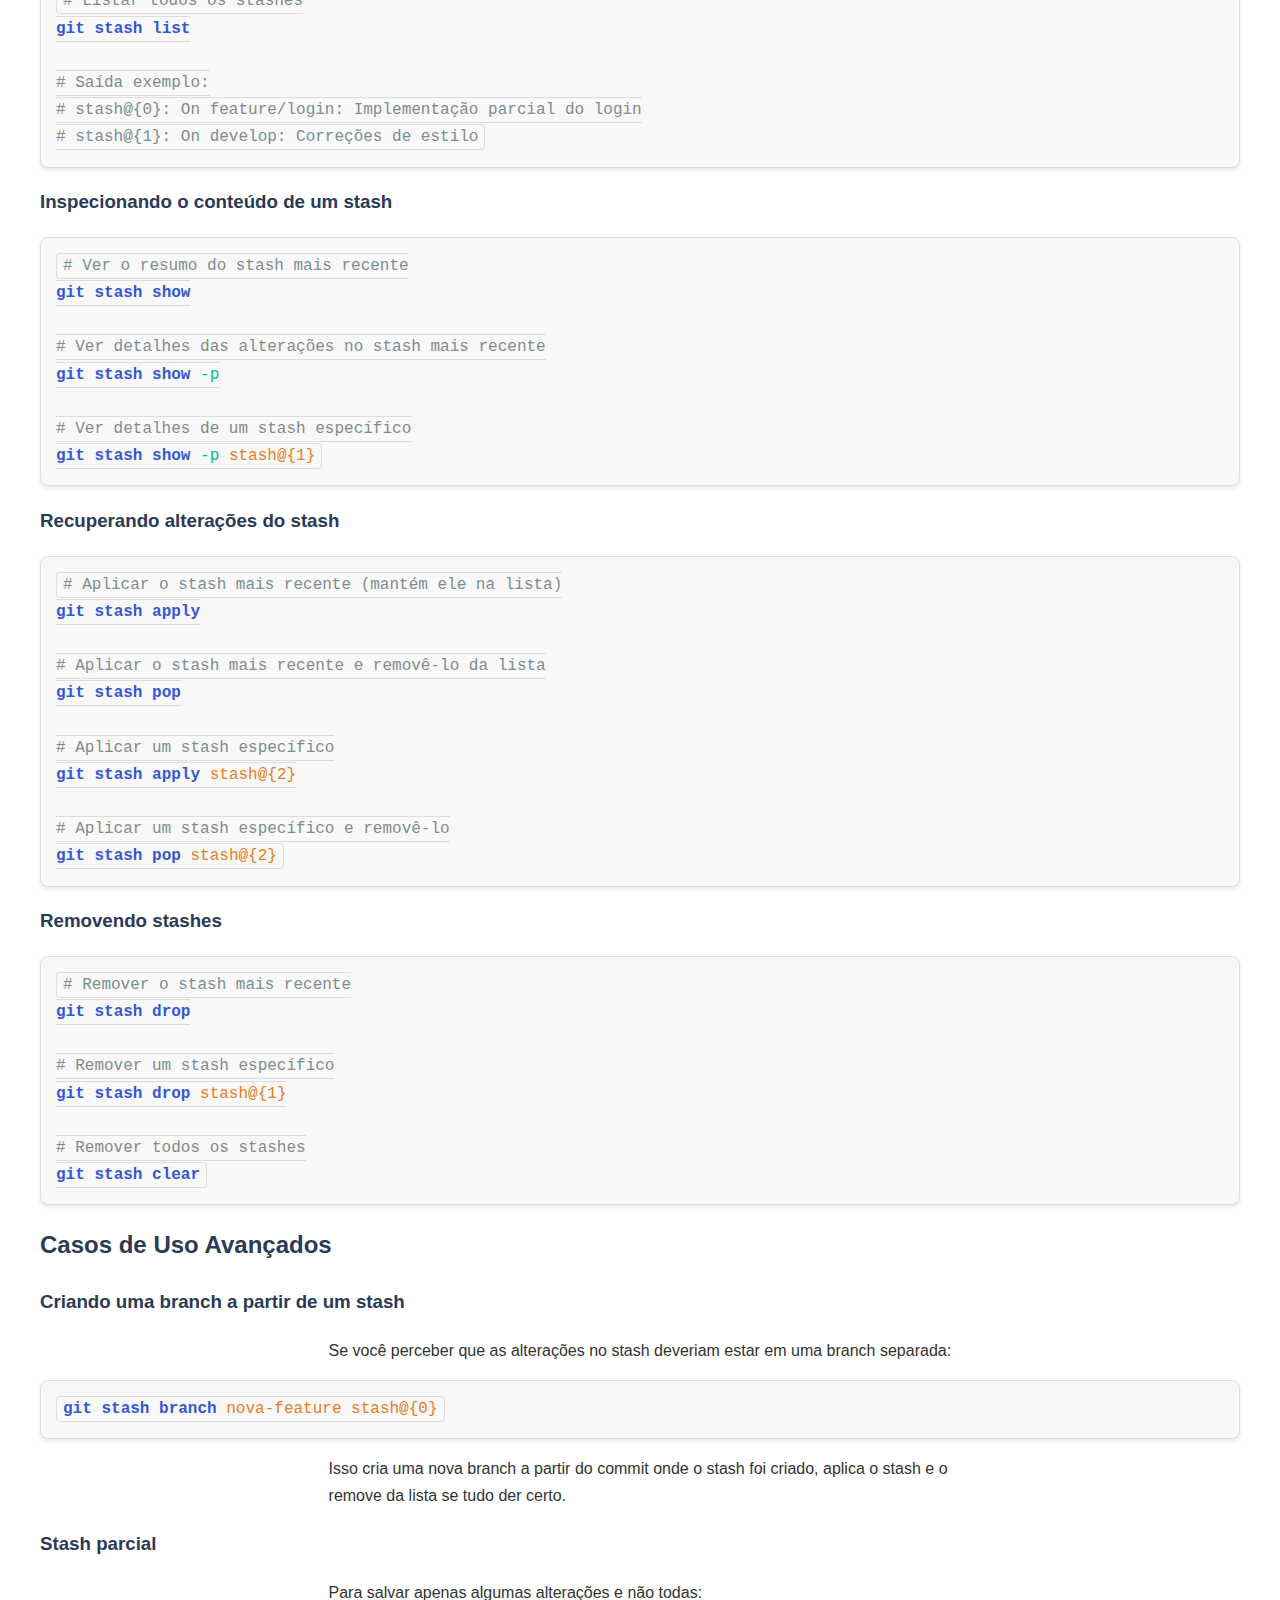
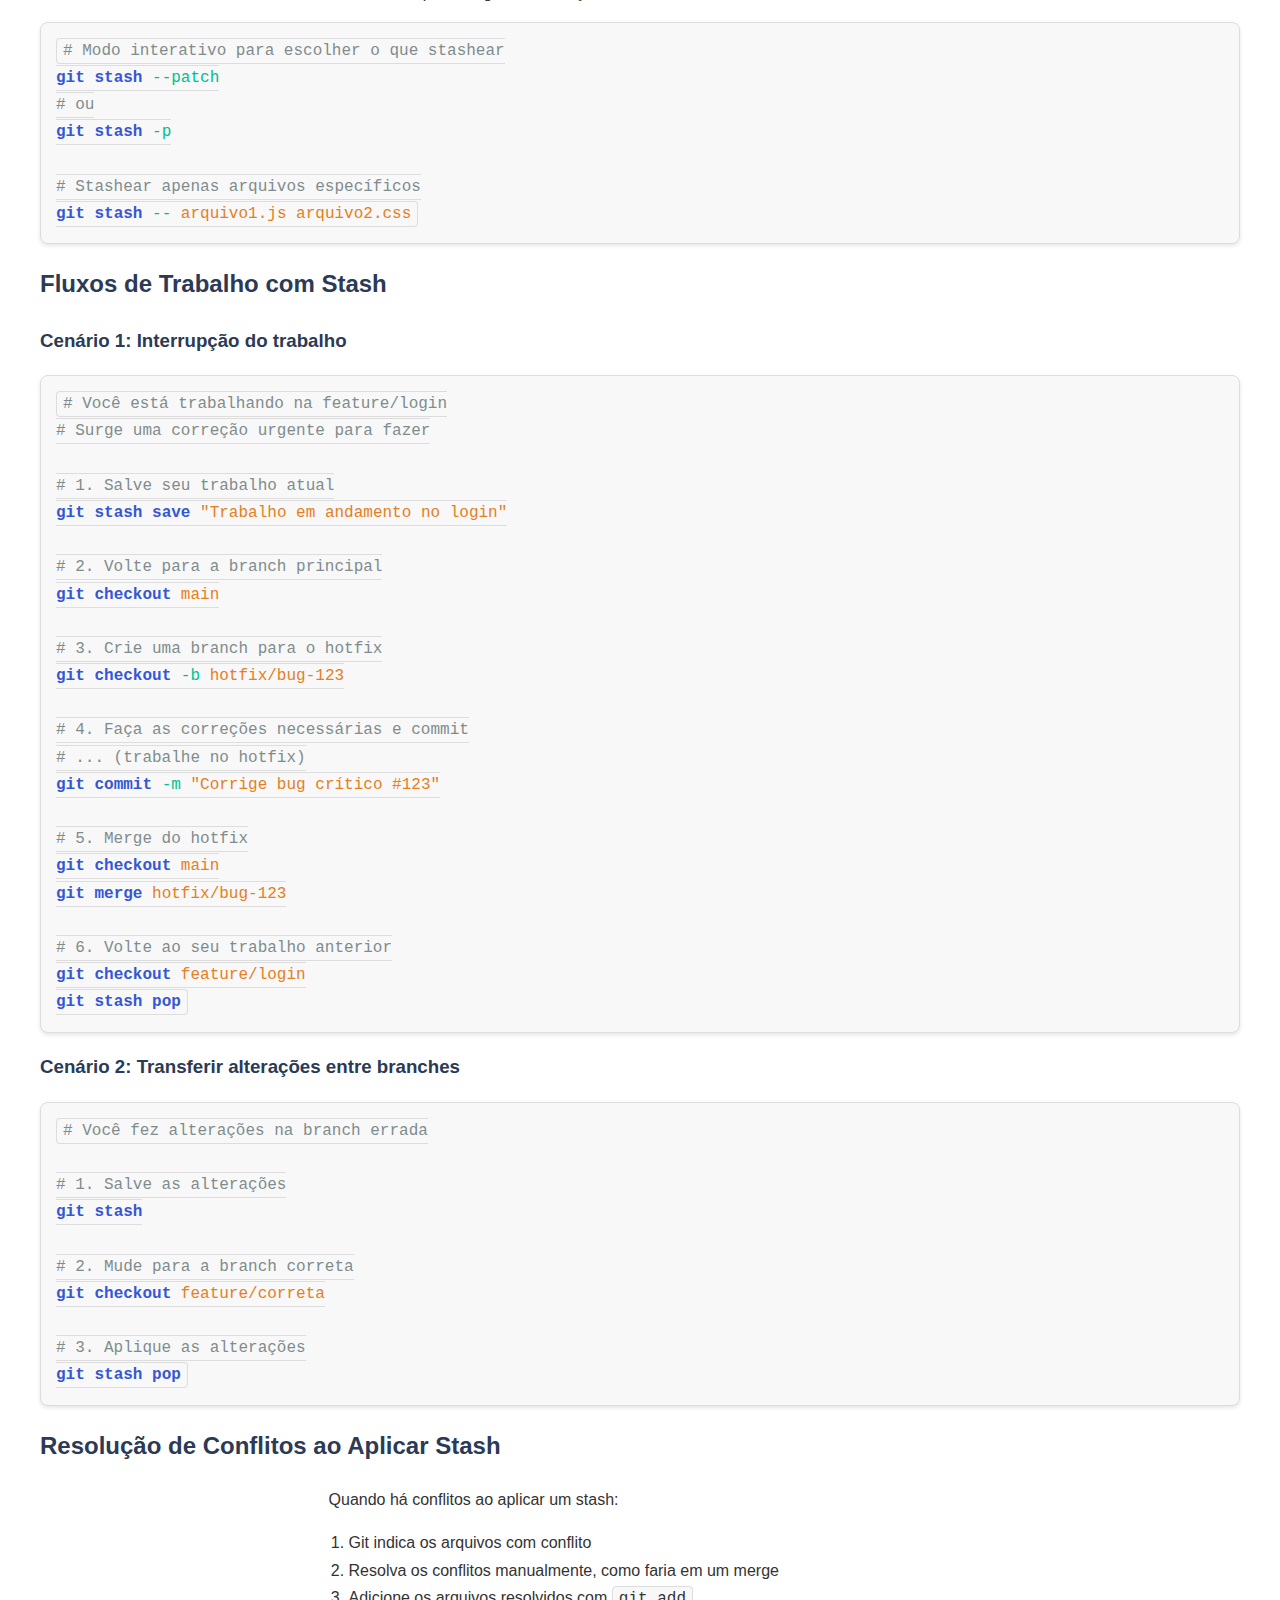
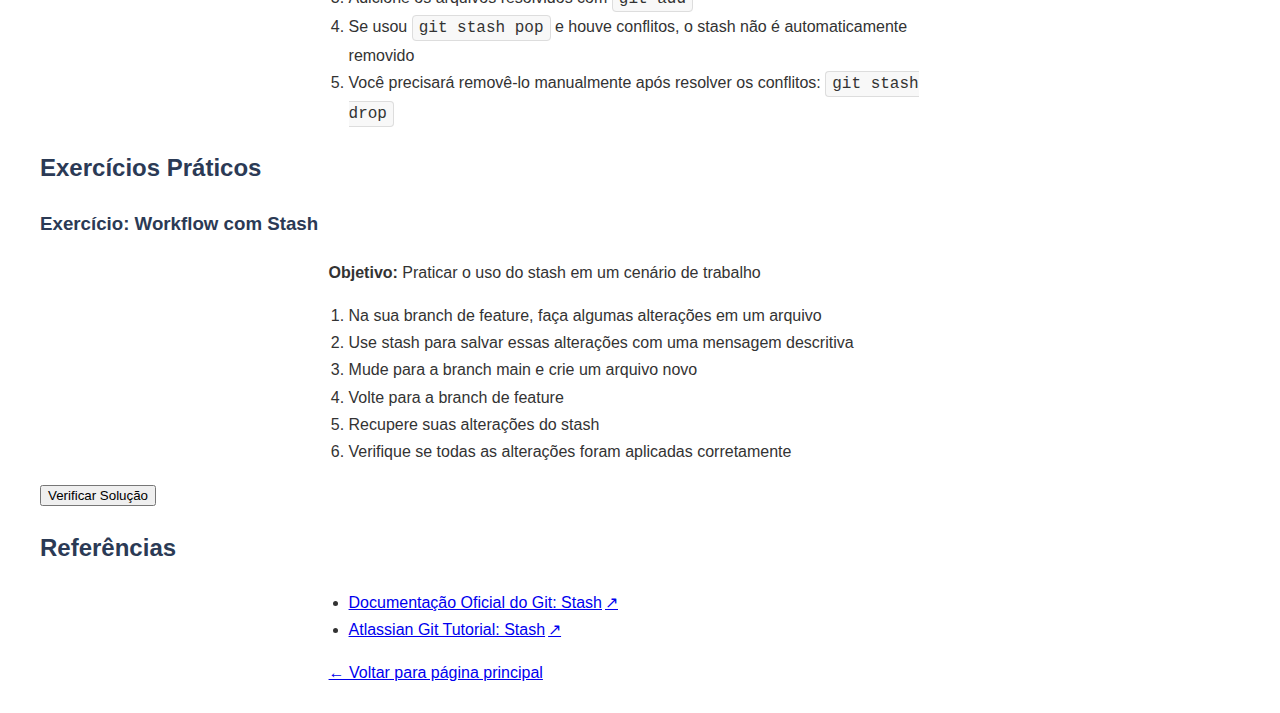
<file: git-stash.html>
<!DOCTYPE html>
<html lang="pt-br">
<head>
    <meta charset="UTF-8">
    <meta name="viewport" content="width=device-width, initial-scale=1.0">
    <meta name="description" content="Tutorial sobre Git Stash - como salvar temporariamente alterações não commitadas">
    <meta name="keywords" content="git, stash, tutorial, alterações temporárias, workflow">
    <title>Git Stash - Tutorial Git</title>
    <link rel="stylesheet" href="styles.css">
    <link rel="stylesheet" href="timeline.css">
    <script src="script.js" defer></script>
    <script src="search.js" defer></script>
    <script src="pwa.js" defer></script>
</head>
<body>
    <nav role="navigation" aria-label="Menu principal" class="nav-container">
        <button id="menu-toggle" class="menu-toggle" aria-label="Abrir menu">
            <span class="hamburger"></span>
        </button>
        <div class="nav-links">
            <a href="index.html">Início</a>
            <a href="index.html#pre-requisitos">Pré-requisitos</a>
            <a href="index.html#git-commits">Commits</a>
            <a href="index.html#criando-branch">Nova Branch</a>
            <a href="index.html#erros-git">Erros</a>
            <a href="index.html#merge-branch">Merge</a>
            <a href="git-rebase.html">Rebase</a>
            <a href="git-cherry-pick.html">Cherry-pick</a>
            <a href="git-tags.html">Tags</a>
            <a href="git-submodules.html">Submodules</a>
            <a href="git-hooks.html">Hooks</a>
            <a href="#git-stash">Git Stash</a>
            <a href="git-flow.html">Git Flow</a>
            <a href="github-actions.html">Actions</a>
            <a href="index.html#recursos">Recursos</a>
            <button id="theme-toggle" class="theme-toggle" aria-label="Alternar tema">🌓</button>
        </div>
    </nav>

    <div class="search-container">
        <input type="text" id="search-input" placeholder="Pesquisar no tutorial..." aria-label="Pesquisar">
        <div id="search-results" class="search-results"></div>
    </div>

    <div class="progress-timeline">
        <div class="timeline-item">Introdução</div>
        <div class="timeline-item">Básico</div>
        <div class="timeline-item">Branches</div>
        <div class="timeline-item">Merge/Rebase</div>
        <div class="timeline-item active">Avançado</div>
        <div class="timeline-item">GitHub</div>
        <div class="timeline-item">CI/CD</div>
    </div>

    <h1 id="git-stash">Git Stash: Salvando Alterações Temporárias</h1>

    <p><strong>Objetivo:</strong> Aprender a usar o Git Stash para salvar temporariamente alterações não commitadas, permitindo mudar de branch ou realizar outras operações sem perder trabalho em andamento.</p>

    <h2>O que é Git Stash?</h2>

    <p>O comando <code><span class="git-command">git</span> <span class="git-command">stash</span></code> salva temporariamente suas modificações rastreadas e não commitadas, assim como arquivos rastreados que estejam em staging, permitindo que você limpe seu diretório de trabalho e possa mudar de contexto sem comprometer as alterações em andamento.</p>

    <p>É como um "bolso mágico" onde você guarda seu trabalho em andamento para recuperá-lo mais tarde.</p>

    <h2>Quando usar o Git Stash</h2>

    <ul>
        <li>Quando precisa mudar rapidamente de branch, mas tem alterações não commitadas</li>
        <li>Quando recebe uma solicitação urgente e precisa pausar o que estava fazendo</li>
        <li>Quando quer testar se o código funciona com alterações específicas</li>
        <li>Quando quer aplicar as mesmas alterações em outra branch</li>
        <li>Quando quer salvar alterações experimentais sem criar um commit</li>
    </ul>

    <h2>Comandos Básicos do Stash</h2>

    <h3>Salvando alterações no stash</h3>
    
    <pre><code><span class="git-comment"># Stash básico (salva alterações rastreadas)</span>
<span class="git-command">git</span> <span class="git-command">stash</span>

<span class="git-comment"># Stash com mensagem personalizada</span>
<span class="git-command">git</span> <span class="git-command">stash</span> <span class="git-command">save</span> <span class="git-argument">"Implementação parcial do login"</span>

<span class="git-comment"># Incluir arquivos não rastreados (untracked)</span>
<span class="git-command">git</span> <span class="git-command">stash</span> <span class="git-option">--include-untracked</span>
<span class="git-comment"># ou</span>
<span class="git-command">git</span> <span class="git-command">stash</span> <span class="git-option">-u</span>

<span class="git-comment"># Incluir TODOS os arquivos (até os ignorados)</span>
<span class="git-command">git</span> <span class="git-command">stash</span> <span class="git-option">--all</span>
</code></pre>

    <h3>Listando stashes salvos</h3>
    
    <pre><code><span class="git-comment"># Listar todos os stashes</span>
<span class="git-command">git</span> <span class="git-command">stash</span> <span class="git-command">list</span>

<span class="git-comment"># Saída exemplo:</span>
<span class="git-comment"># stash@{0}: On feature/login: Implementação parcial do login</span>
<span class="git-comment"># stash@{1}: On develop: Correções de estilo</span>
</code></pre>

    <h3>Inspecionando o conteúdo de um stash</h3>
    
    <pre><code><span class="git-comment"># Ver o resumo do stash mais recente</span>
<span class="git-command">git</span> <span class="git-command">stash</span> <span class="git-command">show</span>

<span class="git-comment"># Ver detalhes das alterações no stash mais recente</span>
<span class="git-command">git</span> <span class="git-command">stash</span> <span class="git-command">show</span> <span class="git-option">-p</span>

<span class="git-comment"># Ver detalhes de um stash específico</span>
<span class="git-command">git</span> <span class="git-command">stash</span> <span class="git-command">show</span> <span class="git-option">-p</span> <span class="git-argument">stash@{1}</span>
</code></pre>

    <h3>Recuperando alterações do stash</h3>
    
    <pre><code><span class="git-comment"># Aplicar o stash mais recente (mantém ele na lista)</span>
<span class="git-command">git</span> <span class="git-command">stash</span> <span class="git-command">apply</span>

<span class="git-comment"># Aplicar o stash mais recente e removê-lo da lista</span>
<span class="git-command">git</span> <span class="git-command">stash</span> <span class="git-command">pop</span>

<span class="git-comment"># Aplicar um stash específico</span>
<span class="git-command">git</span> <span class="git-command">stash</span> <span class="git-command">apply</span> <span class="git-argument">stash@{2}</span>

<span class="git-comment"># Aplicar um stash específico e removê-lo</span>
<span class="git-command">git</span> <span class="git-command">stash</span> <span class="git-command">pop</span> <span class="git-argument">stash@{2}</span>
</code></pre>

    <h3>Removendo stashes</h3>
    
    <pre><code><span class="git-comment"># Remover o stash mais recente</span>
<span class="git-command">git</span> <span class="git-command">stash</span> <span class="git-command">drop</span>

<span class="git-comment"># Remover um stash específico</span>
<span class="git-command">git</span> <span class="git-command">stash</span> <span class="git-command">drop</span> <span class="git-argument">stash@{1}</span>

<span class="git-comment"># Remover todos os stashes</span>
<span class="git-command">git</span> <span class="git-command">stash</span> <span class="git-command">clear</span>
</code></pre>

    <h2>Casos de Uso Avançados</h2>

    <h3>Criando uma branch a partir de um stash</h3>
    
    <p>Se você perceber que as alterações no stash deveriam estar em uma branch separada:</p>
    
    <pre><code><span class="git-command">git</span> <span class="git-command">stash</span> <span class="git-command">branch</span> <span class="git-argument">nova-feature</span> <span class="git-argument">stash@{0}</span>
</code></pre>
    
    <p>Isso cria uma nova branch a partir do commit onde o stash foi criado, aplica o stash e o remove da lista se tudo der certo.</p>

    <h3>Stash parcial</h3>
    
    <p>Para salvar apenas algumas alterações e não todas:</p>
    
    <pre><code><span class="git-comment"># Modo interativo para escolher o que stashear</span>
<span class="git-command">git</span> <span class="git-command">stash</span> <span class="git-option">--patch</span>
<span class="git-comment"># ou</span>
<span class="git-command">git</span> <span class="git-command">stash</span> <span class="git-option">-p</span>

<span class="git-comment"># Stashear apenas arquivos específicos</span>
<span class="git-command">git</span> <span class="git-command">stash</span> <span class="git-option">--</span> <span class="git-argument">arquivo1.js arquivo2.css</span>
</code></pre>

    <h2>Fluxos de Trabalho com Stash</h2>

    <h3>Cenário 1: Interrupção do trabalho</h3>
    
    <pre><code><span class="git-comment"># Você está trabalhando na feature/login</span>
<span class="git-comment"># Surge uma correção urgente para fazer</span>

<span class="git-comment"># 1. Salve seu trabalho atual</span>
<span class="git-command">git</span> <span class="git-command">stash</span> <span class="git-command">save</span> <span class="git-argument">"Trabalho em andamento no login"</span>

<span class="git-comment"># 2. Volte para a branch principal</span>
<span class="git-command">git</span> <span class="git-command">checkout</span> <span class="git-argument">main</span>

<span class="git-comment"># 3. Crie uma branch para o hotfix</span>
<span class="git-command">git</span> <span class="git-command">checkout</span> <span class="git-option">-b</span> <span class="git-argument">hotfix/bug-123</span>

<span class="git-comment"># 4. Faça as correções necessárias e commit</span>
<span class="git-comment"># ... (trabalhe no hotfix)</span>
<span class="git-command">git</span> <span class="git-command">commit</span> <span class="git-option">-m</span> <span class="git-argument">"Corrige bug crítico #123"</span>

<span class="git-comment"># 5. Merge do hotfix</span>
<span class="git-command">git</span> <span class="git-command">checkout</span> <span class="git-argument">main</span>
<span class="git-command">git</span> <span class="git-command">merge</span> <span class="git-argument">hotfix/bug-123</span>

<span class="git-comment"># 6. Volte ao seu trabalho anterior</span>
<span class="git-command">git</span> <span class="git-command">checkout</span> <span class="git-argument">feature/login</span>
<span class="git-command">git</span> <span class="git-command">stash</span> <span class="git-command">pop</span>
</code></pre>

    <h3>Cenário 2: Transferir alterações entre branches</h3>
    
    <pre><code><span class="git-comment"># Você fez alterações na branch errada</span>

<span class="git-comment"># 1. Salve as alterações</span>
<span class="git-command">git</span> <span class="git-command">stash</span>

<span class="git-comment"># 2. Mude para a branch correta</span>
<span class="git-command">git</span> <span class="git-command">checkout</span> <span class="git-argument">feature/correta</span>

<span class="git-comment"># 3. Aplique as alterações</span>
<span class="git-command">git</span> <span class="git-command">stash</span> <span class="git-command">pop</span>
</code></pre>

    <h2>Resolução de Conflitos ao Aplicar Stash</h2>
    
    <p>Quando há conflitos ao aplicar um stash:</p>
    
    <ol>
        <li>Git indica os arquivos com conflito</li>
        <li>Resolva os conflitos manualmente, como faria em um merge</li>
        <li>Adicione os arquivos resolvidos com <code>git add</code></li>
        <li>Se usou <code>git stash pop</code> e houve conflitos, o stash não é automaticamente removido</li>
        <li>Você precisará removê-lo manualmente após resolver os conflitos: <code>git stash drop</code></li>
    </ol>

    <h2>Exercícios Práticos</h2>

    <div class="exercise-item">
        <h3>Exercício: Workflow com Stash</h3>
        <div class="exercise-content">
            <p><strong>Objetivo:</strong> Praticar o uso do stash em um cenário de trabalho</p>
            <ol>
                <li>Na sua branch de feature, faça algumas alterações em um arquivo</li>
                <li>Use stash para salvar essas alterações com uma mensagem descritiva</li>
                <li>Mude para a branch main e crie um arquivo novo</li>
                <li>Volte para a branch de feature</li>
                <li>Recupere suas alterações do stash</li>
                <li>Verifique se todas as alterações foram aplicadas corretamente</li>
            </ol>
            <button class="check-exercise" data-exercise="stash-1">Verificar Solução</button>
        </div>
    </div>

    <h2>Referências</h2>
    
    <ul>
        <li><a href="https://git-scm.com/docs/git-stash" target="_blank">Documentação Oficial do Git: Stash</a></li>
        <li><a href="https://www.atlassian.com/git/tutorials/saving-changes/git-stash" target="_blank">Atlassian Git Tutorial: Stash</a></li>
    </ul>

    <p><a href="index.html">← Voltar para página principal</a></p>

    <div id="voltar-topo">↑</div>

    <script src="exercises.js" defer></script>
</body>
</html>
</file>
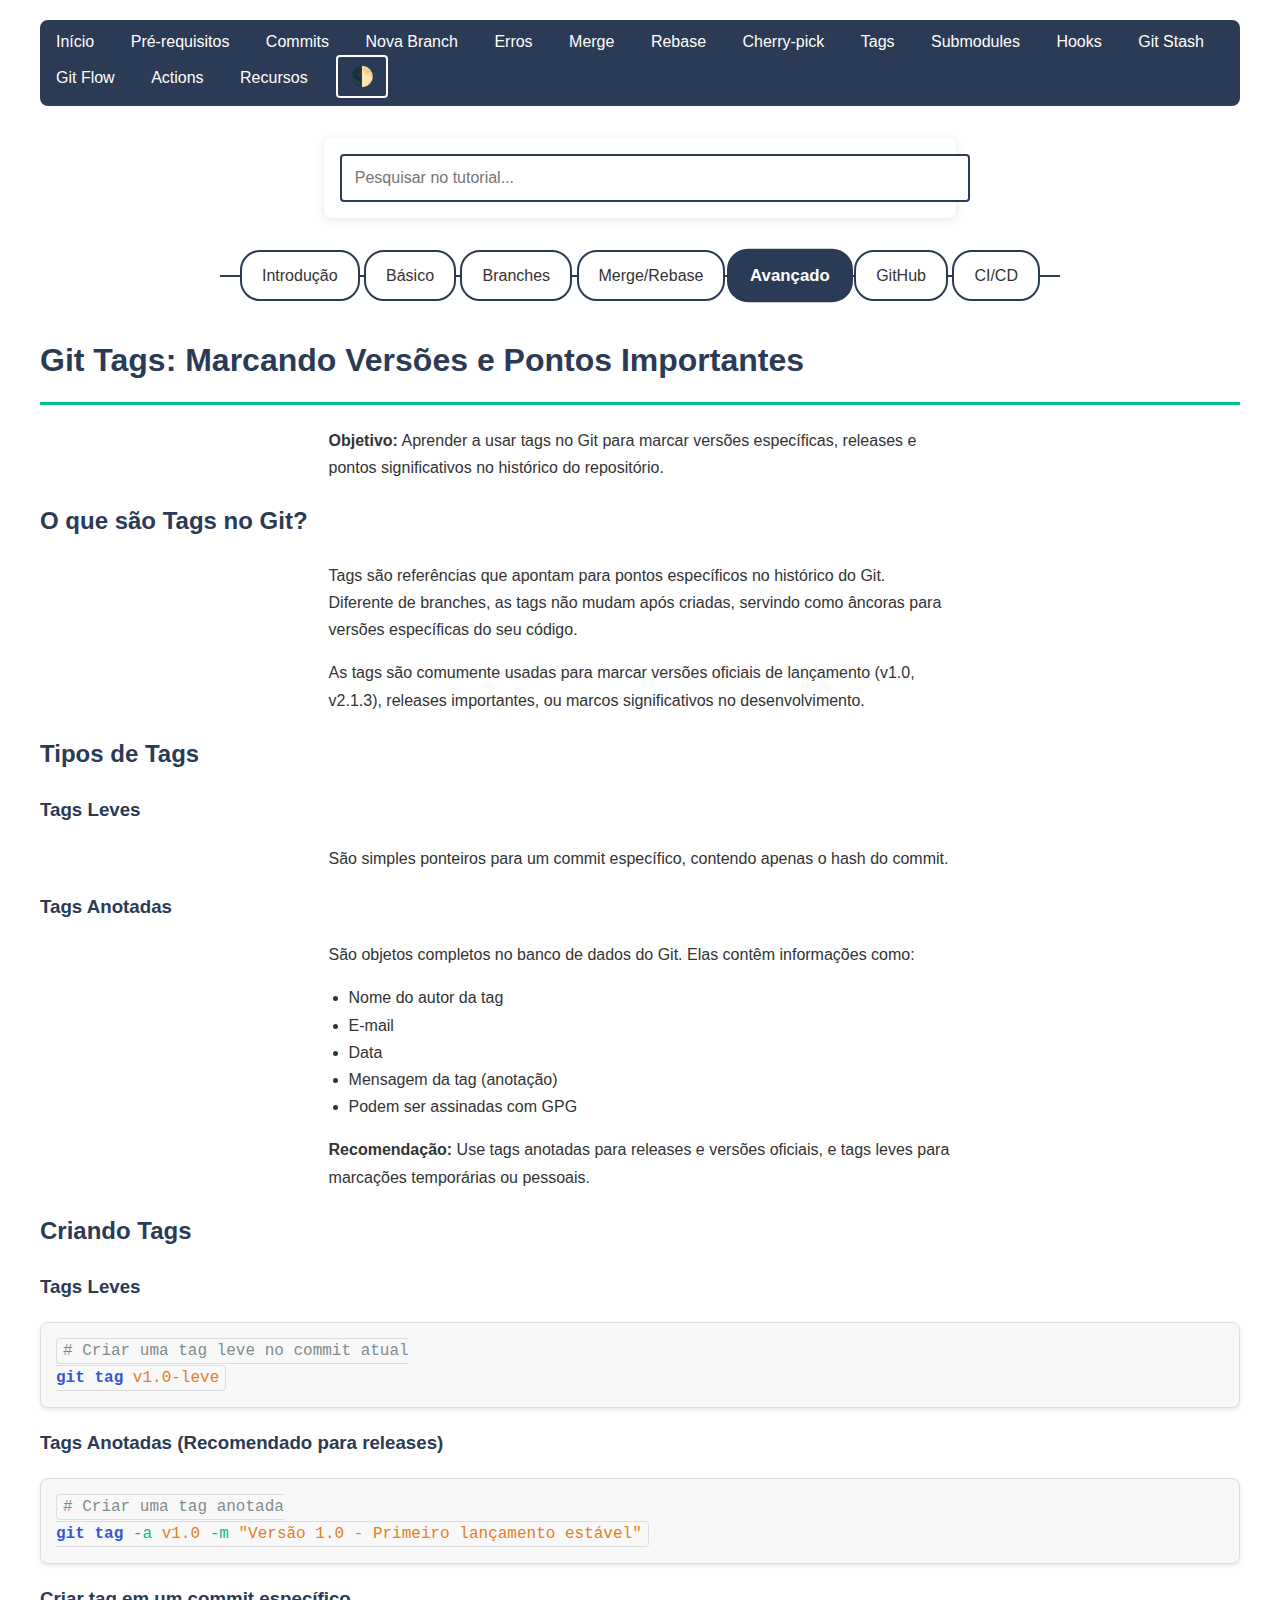
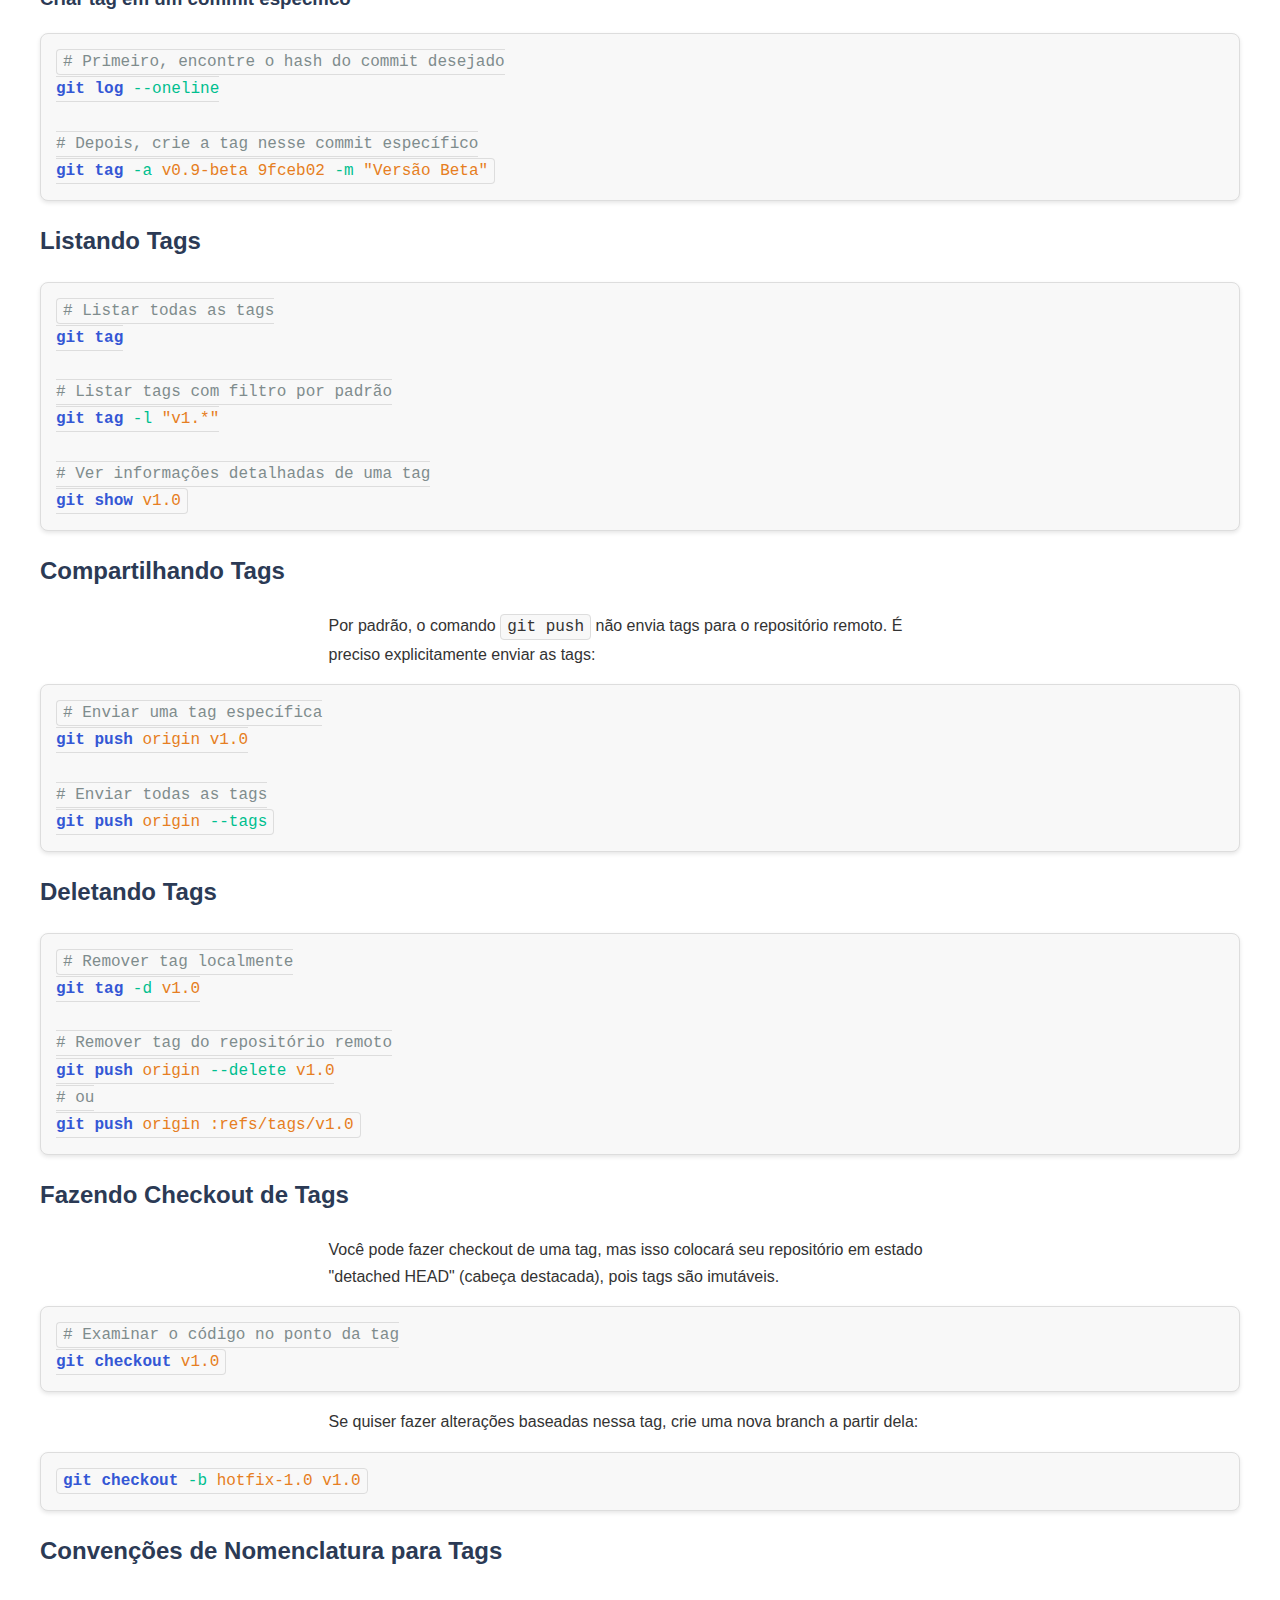
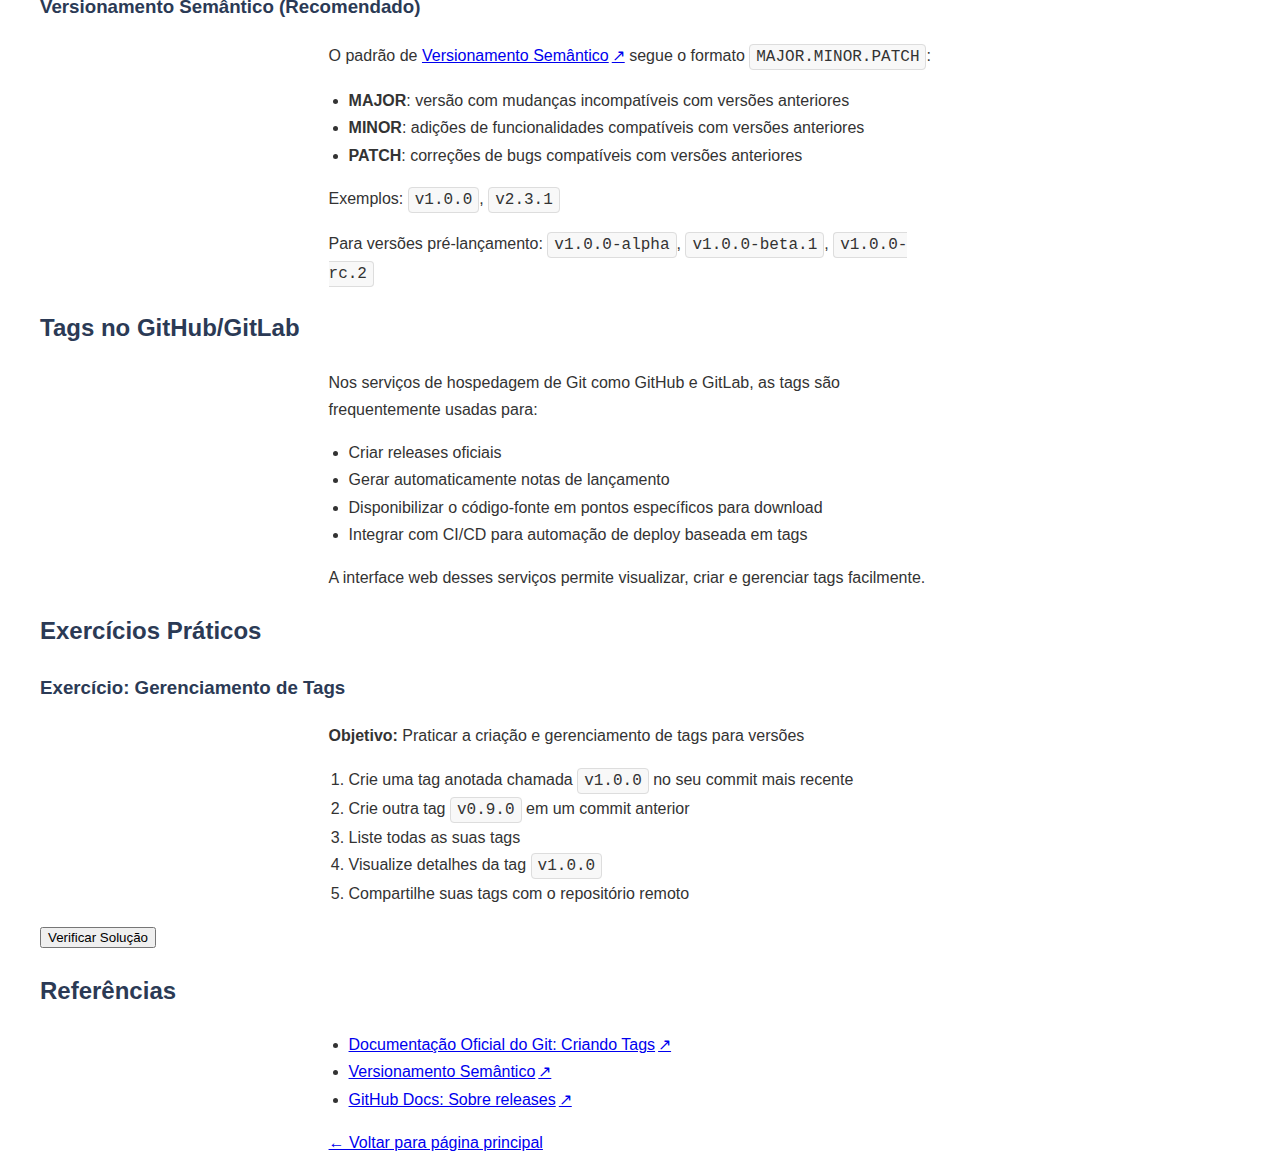
<file: git-tags.html>
<!DOCTYPE html>
<html lang="pt-br">
<head>
    <meta charset="UTF-8">
    <meta name="viewport" content="width=device-width, initial-scale=1.0">
    <meta name="description" content="Tutorial sobre Git Tags - como marcar pontos significativos no histórico do repositório">
    <meta name="keywords" content="git, tags, tutorial, versões, releases">
    <title>Git Tags - Tutorial Git</title>
    <link rel="stylesheet" href="styles.css">
    <link rel="stylesheet" href="timeline.css">
    <script src="script.js" defer></script>
    <script src="search.js" defer></script>
    <script src="pwa.js" defer></script>
</head>
<body>
    <nav role="navigation" aria-label="Menu principal" class="nav-container">
        <button id="menu-toggle" class="menu-toggle" aria-label="Abrir menu">
            <span class="hamburger"></span>
        </button>
        <div class="nav-links">
            <a href="index.html">Início</a>
            <a href="index.html#pre-requisitos">Pré-requisitos</a>
            <a href="index.html#git-commits">Commits</a>
            <a href="index.html#criando-branch">Nova Branch</a>
            <a href="index.html#erros-git">Erros</a>
            <a href="index.html#merge-branch">Merge</a>
            <a href="git-rebase.html">Rebase</a>
            <a href="git-cherry-pick.html">Cherry-pick</a>
            <a href="#git-tags">Tags</a>
            <a href="git-submodules.html">Submodules</a>
            <a href="git-hooks.html">Hooks</a>
            <a href="git-stash.html">Git Stash</a>
            <a href="git-flow.html">Git Flow</a>
            <a href="github-actions.html">Actions</a>
            <a href="index.html#recursos">Recursos</a>
            <button id="theme-toggle" class="theme-toggle" aria-label="Alternar tema">🌓</button>
        </div>
    </nav>

    <div class="search-container">
        <input type="text" id="search-input" placeholder="Pesquisar no tutorial..." aria-label="Pesquisar">
        <div id="search-results" class="search-results"></div>
    </div>

    <div class="progress-timeline">
        <div class="timeline-item">Introdução</div>
        <div class="timeline-item">Básico</div>
        <div class="timeline-item">Branches</div>
        <div class="timeline-item">Merge/Rebase</div>
        <div class="timeline-item active">Avançado</div>
        <div class="timeline-item">GitHub</div>
        <div class="timeline-item">CI/CD</div>
    </div>

    <h1 id="git-tags">Git Tags: Marcando Versões e Pontos Importantes</h1>

    <p><strong>Objetivo:</strong> Aprender a usar tags no Git para marcar versões específicas, releases e pontos significativos no histórico do repositório.</p>

    <h2>O que são Tags no Git?</h2>

    <p>Tags são referências que apontam para pontos específicos no histórico do Git. Diferente de branches, as tags não mudam após criadas, servindo como âncoras para versões específicas do seu código.</p>

    <p>As tags são comumente usadas para marcar versões oficiais de lançamento (v1.0, v2.1.3), releases importantes, ou marcos significativos no desenvolvimento.</p>

    <h2>Tipos de Tags</h2>

    <h3>Tags Leves</h3>
    <p>São simples ponteiros para um commit específico, contendo apenas o hash do commit.</p>

    <h3>Tags Anotadas</h3>
    <p>São objetos completos no banco de dados do Git. Elas contêm informações como:</p>
    <ul>
        <li>Nome do autor da tag</li>
        <li>E-mail</li>
        <li>Data</li>
        <li>Mensagem da tag (anotação)</li>
        <li>Podem ser assinadas com GPG</li>
    </ul>

    <p><strong>Recomendação:</strong> Use tags anotadas para releases e versões oficiais, e tags leves para marcações temporárias ou pessoais.</p>

    <h2>Criando Tags</h2>

    <h3>Tags Leves</h3>
    <pre><code><span class="git-comment"># Criar uma tag leve no commit atual</span>
<span class="git-command">git</span> <span class="git-command">tag</span> <span class="git-argument">v1.0-leve</span>
</code></pre>

    <h3>Tags Anotadas (Recomendado para releases)</h3>
    <pre><code><span class="git-comment"># Criar uma tag anotada</span>
<span class="git-command">git</span> <span class="git-command">tag</span> <span class="git-option">-a</span> <span class="git-argument">v1.0</span> <span class="git-option">-m</span> <span class="git-argument">"Versão 1.0 - Primeiro lançamento estável"</span>
</code></pre>

    <h3>Criar tag em um commit específico</h3>
    <pre><code><span class="git-comment"># Primeiro, encontre o hash do commit desejado</span>
<span class="git-command">git</span> <span class="git-command">log</span> <span class="git-option">--oneline</span>

<span class="git-comment"># Depois, crie a tag nesse commit específico</span>
<span class="git-command">git</span> <span class="git-command">tag</span> <span class="git-option">-a</span> <span class="git-argument">v0.9-beta</span> <span class="git-argument">9fceb02</span> <span class="git-option">-m</span> <span class="git-argument">"Versão Beta"</span>
</code></pre>

    <h2>Listando Tags</h2>

    <pre><code><span class="git-comment"># Listar todas as tags</span>
<span class="git-command">git</span> <span class="git-command">tag</span>

<span class="git-comment"># Listar tags com filtro por padrão</span>
<span class="git-command">git</span> <span class="git-command">tag</span> <span class="git-option">-l</span> <span class="git-argument">"v1.*"</span>

<span class="git-comment"># Ver informações detalhadas de uma tag</span>
<span class="git-command">git</span> <span class="git-command">show</span> <span class="git-argument">v1.0</span>
</code></pre>

    <h2>Compartilhando Tags</h2>

    <p>Por padrão, o comando <code>git push</code> não envia tags para o repositório remoto. É preciso explicitamente enviar as tags:</p>

    <pre><code><span class="git-comment"># Enviar uma tag específica</span>
<span class="git-command">git</span> <span class="git-command">push</span> <span class="git-argument">origin</span> <span class="git-argument">v1.0</span>

<span class="git-comment"># Enviar todas as tags</span>
<span class="git-command">git</span> <span class="git-command">push</span> <span class="git-argument">origin</span> <span class="git-option">--tags</span>
</code></pre>

    <h2>Deletando Tags</h2>

    <pre><code><span class="git-comment"># Remover tag localmente</span>
<span class="git-command">git</span> <span class="git-command">tag</span> <span class="git-option">-d</span> <span class="git-argument">v1.0</span>

<span class="git-comment"># Remover tag do repositório remoto</span>
<span class="git-command">git</span> <span class="git-command">push</span> <span class="git-argument">origin</span> <span class="git-option">--delete</span> <span class="git-argument">v1.0</span>
<span class="git-comment"># ou</span>
<span class="git-command">git</span> <span class="git-command">push</span> <span class="git-argument">origin</span> <span class="git-argument">:refs/tags/v1.0</span>
</code></pre>

    <h2>Fazendo Checkout de Tags</h2>

    <p>Você pode fazer checkout de uma tag, mas isso colocará seu repositório em estado "detached HEAD" (cabeça destacada), pois tags são imutáveis.</p>

    <pre><code><span class="git-comment"># Examinar o código no ponto da tag</span>
<span class="git-command">git</span> <span class="git-command">checkout</span> <span class="git-argument">v1.0</span>
</code></pre>

    <p>Se quiser fazer alterações baseadas nessa tag, crie uma nova branch a partir dela:</p>

    <pre><code><span class="git-command">git</span> <span class="git-command">checkout</span> <span class="git-option">-b</span> <span class="git-argument">hotfix-1.0</span> <span class="git-argument">v1.0</span>
</code></pre>

    <h2>Convenções de Nomenclatura para Tags</h2>

    <h3>Versionamento Semântico (Recomendado)</h3>
    
    <p>O padrão de <a href="https://semver.org/lang/pt-BR/" target="_blank">Versionamento Semântico</a> segue o formato <code>MAJOR.MINOR.PATCH</code>:</p>
    
    <ul>
        <li><strong>MAJOR</strong>: versão com mudanças incompatíveis com versões anteriores</li>
        <li><strong>MINOR</strong>: adições de funcionalidades compatíveis com versões anteriores</li>
        <li><strong>PATCH</strong>: correções de bugs compatíveis com versões anteriores</li>
    </ul>
    
    <p>Exemplos: <code>v1.0.0</code>, <code>v2.3.1</code></p>
    
    <p>Para versões pré-lançamento: <code>v1.0.0-alpha</code>, <code>v1.0.0-beta.1</code>, <code>v1.0.0-rc.2</code></p>

    <h2>Tags no GitHub/GitLab</h2>

    <p>Nos serviços de hospedagem de Git como GitHub e GitLab, as tags são frequentemente usadas para:</p>
    
    <ul>
        <li>Criar releases oficiais</li>
        <li>Gerar automaticamente notas de lançamento</li>
        <li>Disponibilizar o código-fonte em pontos específicos para download</li>
        <li>Integrar com CI/CD para automação de deploy baseada em tags</li>
    </ul>

    <p>A interface web desses serviços permite visualizar, criar e gerenciar tags facilmente.</p>

    <h2>Exercícios Práticos</h2>

    <div class="exercise-item">
        <h3>Exercício: Gerenciamento de Tags</h3>
        <div class="exercise-content">
            <p><strong>Objetivo:</strong> Praticar a criação e gerenciamento de tags para versões</p>
            <ol>
                <li>Crie uma tag anotada chamada <code>v1.0.0</code> no seu commit mais recente</li>
                <li>Crie outra tag <code>v0.9.0</code> em um commit anterior</li>
                <li>Liste todas as suas tags</li>
                <li>Visualize detalhes da tag <code>v1.0.0</code></li>
                <li>Compartilhe suas tags com o repositório remoto</li>
            </ol>
            <button class="check-exercise" data-exercise="tags-1">Verificar Solução</button>
        </div>
    </div>

    <h2>Referências</h2>
    
    <ul>
        <li><a href="https://git-scm.com/book/pt-br/v2/Fundamentos-de-Git-Criando-Tags" target="_blank">Documentação Oficial do Git: Criando Tags</a></li>
        <li><a href="https://semver.org/lang/pt-BR/" target="_blank">Versionamento Semântico</a></li>
        <li><a href="https://docs.github.com/pt/repositories/releasing-projects-on-github/about-releases" target="_blank">GitHub Docs: Sobre releases</a></li>
    </ul>

    <p><a href="index.html">← Voltar para página principal</a></p>

    <div id="voltar-topo">↑</div>

    <script src="exercises.js" defer></script>
</body>
</html>
</file>
<file: styles.css>
:root {
    --primary-color: #2b3a55;
    --secondary-color: #3457D5;
    --accent-color: #00bf8f;
    --text-color: #333;
    --bg-color: #ffffff;
    --code-bg: #f8f8f8;
    --warning-color: #ff6b6b;
    --mobile-breakpoint: 768px;

    /* Modo escuro */
    --dark-bg: #1a1a1a;
    --dark-text: #ffffff;
    --dark-code-bg: #2d2d2d;
    --dark-primary: #4a5b85;
    --dark-secondary: #5677e5;
    --dark-accent: #00d4a0;
    --dark-warning: #ff8f8f;
}

body {
    font-family: 'Segoe UI', Arial, sans-serif;
    line-height: 1.7;
    margin: 0;
    padding: clamp(10px, 2vw, 20px);
    color: var(--text-color);
    max-width: 1200px;
    margin: 0 auto;
}

nav {
    background: var(--primary-color);
    padding: 1rem;
    position: sticky;
    top: 0;
    z-index: 100;
    border-radius: 8px;
    margin-bottom: 2rem;
}

nav a {
    color: white;
    text-decoration: none;
    margin-right: 1rem;
    padding: 0.5rem;
}

nav a:hover {
    background: var(--secondary-color);
    border-radius: 4px;
}

h1, h2, h3 {
    color: var(--primary-color);
}

h1 {
    border-bottom: 3px solid var(--accent-color);
    padding-bottom: 15px;
    margin-top: 2rem;
}

.git-command { color: var(--secondary-color); font-weight: bold; }
.git-option { color: var(--accent-color); }
.git-argument { color: #e67e22; }
.git-comment { color: #7f8c8d; }

code {
    background-color: var(--code-bg);
    padding: 3px 6px;
    border: 1px solid #ddd;
    border-radius: 4px;
    font-family: 'Cascadia Code', 'Fira Code', monospace;
}

pre {
    background-color: var(--code-bg);
    padding: 15px;
    border: 1px solid #ddd;
    border-radius: 8px;
    overflow-x: auto;
    box-shadow: 0 2px 4px rgba(0,0,0,0.1);
}

.warning {
    color: var(--warning-color);
    background: #fff5f5;
    padding: 1rem;
    border-left: 4px solid var(--warning-color);
    border-radius: 4px;
    margin: 1rem 0;
}

.faq-section {
    background: #f9f9f9;
    padding: 2rem;
    border-radius: 8px;
    margin: 2rem 0;
}

.faq-item {
    margin-bottom: 1.5rem;
}

.faq-question {
    cursor: pointer;
    color: var(--primary-color);
    font-weight: bold;
    padding: 1rem;
    background: white;
    border-radius: 4px;
    box-shadow: 0 2px 4px rgba(0,0,0,0.05);
    transition: background-color 0.3s ease;
}

.faq-question:hover {
    background-color: #f0f0f0;
}

.faq-answer {
    padding: 1rem;
    margin-top: 0.5rem;
    background: white;
    border-radius: 4px;
    display: none;
}

.faq-item.active .faq-answer {
    display: block;
}

p, li {
    font-size: 1rem;
    max-width: 70ch;
    margin-left: auto;
    margin-right: auto;
}

:focus {
    outline: 3px solid var(--accent-color);
    outline-offset: 2px;
}

/* Botão Voltar ao Topo */
#voltar-topo {
    position: fixed;
    bottom: 20px;
    right: 20px;
    background: var(--primary-color);
    color: white;
    width: 40px;
    height: 40px;
    border-radius: 50%;
    display: flex;
    align-items: center;
    justify-content: center;
    cursor: pointer;
    font-size: 20px;
    opacity: 0;
    transition: opacity 0.3s, background-color 0.3s;
    z-index: 1000;
    border: none; /* Garantir que não tenha borda que possa interferir */
    padding: 0; /* Remover qualquer padding que possa afetar o alinhamento */
    text-decoration: none; /* Remover decoração de texto caso seja implementado como um link */
    user-select: none; /* Impedir seleção de texto no botão */
}

#voltar-topo.visible {
    opacity: 1;
}

#voltar-topo:hover {
    background: var(--secondary-color);
}

/* Links externos */
a[target="_blank"]::after {
    content: "↗";
    margin-left: 3px;
}

/* Melhorias na navegação mobile */
@media (max-width: var(--mobile-breakpoint)) {
    nav {
        display: flex;
        flex-direction: column;
        gap: 10px;
    }
    
    nav a {
        display: block;
        margin: 0;
        text-align: center;
    }
}

@media (prefers-reduced-motion: reduce) {
    * {
        transition: none !important;
    }
}

/* Menu Hamburguer */
.nav-container {
    display: flex;
    justify-content: space-between;
    align-items: center;
    padding: 0.5rem;
}

.menu-toggle {
    display: none;
    background: none;
    border: none;
    cursor: pointer;
    padding: 10px;
    z-index: 1000;
}

.hamburger {
    display: block;
    width: 25px;
    height: 3px;
    background: #fff;
    position: relative;
    transition: all 0.3s ease-in-out;
}

.hamburger::before,
.hamburger::after {
    content: '';
    position: absolute;
    width: 100%;
    height: 100%;
    background: #fff;
    transition: all 0.3s ease-in-out;
}

.hamburger::before { top: -8px; }
.hamburger::after { bottom: -8px; }

.menu-toggle.active .hamburger {
    transform: rotate(45deg);
}

.menu-toggle.active .hamburger::before {
    transform: rotate(90deg);
    top: 0;
}

.menu-toggle.active .hamburger::after {
    transform: rotate(90deg);
    bottom: 0;
}

@media (max-width: 768px) {
    .menu-toggle {
        display: block;
    }

    .nav-links {
        display: none;
        width: 100%;
        position: absolute;
        top: 100%;
        left: 0;
        background: var(--primary-color);
        padding: 1rem;
        box-shadow: 0 2px 5px rgba(0,0,0,0.2);
        transform: translateY(-10px);
        opacity: 0;
        transition: all 0.3s ease-in-out;
    }

    .nav-links.active {
        display: flex;
        flex-direction: column;
        transform: translateY(0);
        opacity: 1;
    }

    .nav-links a {
        padding: 1rem;
        margin: 0;
        text-align: center;
        border-bottom: 1px solid rgba(255,255,255,0.1);
    }

    .nav-links a:last-child {
        border-bottom: none;
    }

    .theme-toggle {
        margin-top: 1rem;
        width: 100%;
    }
}

/* Modo escuro */
[data-theme="dark"] {
    background-color: var(--dark-bg);
    color: var(--dark-text) !important; /* Força texto claro */
}

[data-theme="dark"] h1,
[data-theme="dark"] h2,
[data-theme="dark"] h3 {
    color: var(--dark-accent);
}

[data-theme="dark"] nav {
    background: var(--dark-primary);
}

[data-theme="dark"] nav a {
    color: var(--dark-text);
}

[data-theme="dark"] code {
    background-color: var(--dark-code-bg);
    border-color: #444;
    color: #e0e0e0;
}

[data-theme="dark"] pre {
    background-color: var(--dark-code-bg);
    border-color: #444;
}

[data-theme="dark"] p,
[data-theme="dark"] li,
[data-theme="dark"] ul,
[data-theme="dark"] ol,
[data-theme="dark"] strong,
[data-theme="dark"] em {
    color: var(--dark-text);
}

[data-theme="dark"] a {
    color: var(--dark-accent);
}

[data-theme="dark"] a:hover {
    color: var(--accent-color);
}

[data-theme="dark"] .faq-section {
    background: #2d2d2d;
}

[data-theme="dark"] .faq-question {
    background: #333;
    color: var(--dark-text);
}

[data-theme="dark"] .faq-answer {
    background: #333;
    color: var(--dark-text);
}

[data-theme="dark"] .warning {
    background: #332222;
    color: var(--dark-warning);
    border-color: var(--dark-warning);
}

[data-theme="dark"] .git-command { color: #79b8ff; }
[data-theme="dark"] .git-option { color: #85e89d; }
[data-theme="dark"] .git-argument { color: #ffab70; }
[data-theme="dark"] .git-comment { color: #959da5; }

/* Estilo do botão de tema */
.theme-toggle {
    background: transparent;
    border: 2px solid #fff;
    color: #fff;
    padding: 8px 12px;
    border-radius: 4px;
    cursor: pointer;
    font-size: 1.2rem;
    transition: all 0.3s ease;
}

.theme-toggle:hover {
    background: var(--secondary-color);
    transform: scale(1.05);
}

[data-theme="dark"] .theme-toggle {
    border-color: var(--dark-text);
    color: var(--dark-text);
}

/* Barra de pesquisa */
.search-container {
    position: sticky;
    top: 70px;
    z-index: 90;
    margin: 1rem auto;
    max-width: 600px;
    padding: 1rem;
    background: var(--bg-color);
    box-shadow: 0 2px 8px rgba(0,0,0,0.1);
    border-radius: 8px;
}

#search-input {
    width: 100%;
    padding: 0.8rem;
    border: 2px solid var(--primary-color);
    border-radius: 4px;
    font-size: 1rem;
    transition: all 0.3s ease;
}

#search-input:focus {
    outline: none;
    border-color: var(--accent-color);
    box-shadow: 0 0 0 3px rgba(0,191,143,0.2);
}

.search-results {
    display: none;
    position: absolute;
    top: 100%;
    left: 0;
    right: 0;
    background: var(--bg-color);
    border: 1px solid #ddd;
    border-radius: 0 0 4px 4px;
    max-height: 300px;
    overflow-y: auto;
    box-shadow: 0 4px 8px rgba(0,0,0,0.1);
}

.search-results a {
    display: block;
    padding: 0.8rem;
    color: var(--text-color);
    text-decoration: none;
    border-bottom: 1px solid #eee;
    transition: background-color 0.2s;
}

.search-results a:hover {
    background-color: #f5f5f5;
}

[data-theme="dark"] .search-container {
    background: var(--dark-bg);
}

[data-theme="dark"] #search-input {
    background: var(--dark-code-bg);
    color: var(--dark-text);
    border-color: var(--dark-primary);
}

[data-theme="dark"] .search-results {
    background: var(--dark-bg);
    border-color: #444;
}

[data-theme="dark"] .search-results a {
    color: var(--dark-text);
    border-color: #333;
}

[data-theme="dark"] .search-results a:hover {
    background: var(--dark-code-bg);
}

/* ==== MELHORIAS DE RESPONSIVIDADE ==== */

/* Ajustes gerais para dispositivos móveis */
@media (max-width: 768px) {
    body {
        padding: 10px;
        font-size: 16px;
        line-height: 1.5;
    }

    h1 {
        font-size: 1.8rem;
        margin-top: 1.5rem;
    }

    h2 {
        font-size: 1.5rem;
        margin-top: 1.2rem;
    }

    h3 {
        font-size: 1.3rem;
    }

    /* Melhorar a visualização de código em telas menores */
    pre {
        max-width: 100%;
        font-size: 14px;
        padding: 10px;
        white-space: pre-wrap;
        word-break: break-word;
    }

    code {
        font-size: 14px;
        max-width: 100%;
        white-space: normal;
    }

    /* Ajustar tabelas para visualização mobile */
    table {
        display: block;
        width: 100%;
        overflow-x: auto;
        -webkit-overflow-scrolling: touch;
    }

    /* Ajustar área de pesquisa para mobile */
    .search-container {
        position: relative;
        top: auto;
        margin: 1rem 0;
        width: 100%;
    }
}

/* Ajustes específicos para smartphones */
@media (max-width: 480px) {
    body {
        padding: 8px;
        font-size: 15px;
    }

    h1 {
        font-size: 1.6rem;
    }

    nav {
        padding: 0.5rem;
    }

    pre, code {
        font-size: 13px;
    }

    /* Ajustar exercícios para telas muito pequenas */
    .exercise-item {
        padding: 0.8rem;
    }

    /* Tornar caixas de aviso responsivas */
    .warning {
        padding: 0.8rem;
        margin: 0.8rem 0;
        font-size: 0.9rem;
    }
    
    /* Ajustar o FAQ para telas pequenas */
    .faq-section {
        padding: 1rem;
    }
    
    .faq-question {
        padding: 0.8rem;
    }
    
    .faq-answer {
        padding: 0.8rem;
    }
    
    /* Ajustar botões para toque em mobile */
    button, .check-exercise, .theme-toggle {
        min-height: 44px; /* Garantir área de toque adequada */
        padding: 8px 12px;
    }
}
</file>
<file: timeline.css>
/**
 * Timeline de Progresso - Git Tutorial
 * 
 * Este arquivo contém os estilos para o componente de timeline de progresso
 * usado para mostrar etapas sequenciais no tutorial de Git, além dos 
 * estilos para exibição de atalhos de teclado.
 * 
 * O arquivo suporta tanto tema claro quanto escuro.
 */

/* Contêiner principal da timeline */
.progress-timeline {
    display: flex;
    justify-content: space-between;
    margin: 2rem auto;
    max-width: 800px;
    position: relative;
    padding: 0 20px;
}

/* Linha horizontal conectando os itens da timeline */
.progress-timeline::before {
    content: '';
    position: absolute;
    top: 50%;
    left: 0;
    right: 0;
    height: 2px;
    background: var(--primary-color);
    z-index: 1;
}

/* Itens individuais da timeline (cada etapa) */
.timeline-item {
    position: relative;
    background: var(--bg-color);
    padding: 10px 20px;
    border-radius: 20px;
    border: 2px solid var(--primary-color);
    z-index: 2;
    cursor: pointer;
    transition: all 0.3s ease; /* Transição suave ao mudar de estado */
    
    /* Melhorias de interatividade */
    position: relative;
    overflow: hidden;
}

/* Efeito hover para mostrar interatividade */
.timeline-item:hover {
    transform: translateY(-3px);
    box-shadow: 0 4px 8px rgba(0,0,0,0.1);
}

/* Efeito de clique */
.timeline-item:active {
    transform: translateY(0);
    box-shadow: 0 2px 3px rgba(0,0,0,0.1);
}

/* Efeito de foco para acessibilidade */
.timeline-item:focus {
    outline: none;
    box-shadow: 0 0 0 3px var(--accent-color);
}

/* Estado ativo para o item atual da timeline */
.timeline-item.active {
    background: var(--primary-color);
    color: white;
    font-weight: bold;
    transform: scale(1.05);
}

/* Tooltip de ajuda */
.timeline-item::after {
    content: 'Clique para navegar';
    position: absolute;
    bottom: -30px;
    left: 50%;
    transform: translateX(-50%);
    background: var(--bg-color);
    color: var(--text-color);
    padding: 5px 10px;
    border-radius: 4px;
    font-size: 0.8rem;
    opacity: 0;
    transition: opacity 0.3s ease, bottom 0.3s ease;
    pointer-events: none;
    box-shadow: 0 2px 5px rgba(0,0,0,0.2);
    white-space: nowrap;
    z-index: 3;
}

.timeline-item:hover::after {
    opacity: 1;
    bottom: -40px;
}

/* Grade responsiva para exibição de atalhos de teclado */
.shortcuts-grid {
    display: grid;
    grid-template-columns: repeat(auto-fit, minmax(250px, 1fr));
    gap: 1rem;
    margin: 2rem 0;
}

/* Cartão individual para cada atalho */
.shortcut-card {
    background: var(--code-bg);
    padding: 1rem;
    border-radius: 8px;
    display: flex;
    align-items: center;
    gap: 1rem;
    box-shadow: 0 2px 4px rgba(0,0,0,0.1);
}

/* Estilização para teclas de atalho */
kbd {
    background: #eee;
    border-radius: 4px;
    padding: 2px 6px;
    border: 1px solid #ccc;
    font-family: monospace;
}

/**
 * Suporte para tema escuro
 * Sobrescreve as cores e estilos quando o tema escuro está ativado
 * usando o atributo data-theme="dark" no elemento pai
 */
[data-theme="dark"] .timeline-item {
    background: var(--dark-bg);
    border-color: var(--dark-primary);
}

[data-theme="dark"] .timeline-item.active {
    background: var(--dark-primary);
}

[data-theme="dark"] kbd {
    background: var(--dark-code-bg);
    border-color: var(--dark-primary);
    color: var(--dark-text);
}

/* Media queries para responsividade da timeline */
@media (max-width: 768px) {
    .progress-timeline {
        flex-direction: row;
        flex-wrap: wrap;
        justify-content: center;
        gap: 10px;
        margin: 1.5rem auto;
        padding: 0 10px;
    }

    .progress-timeline::before {
        display: none; /* Remove a linha conectora em mobile */
    }

    .timeline-item {
        padding: 8px 12px;
        font-size: 0.8rem;
        flex: 0 1 auto;
        text-align: center;
    }
    
    .shortcuts-grid {
        grid-template-columns: 1fr;
        gap: 0.8rem;
    }
    
    .shortcut-card {
        padding: 0.8rem;
        gap: 0.5rem;
    }
    
    kbd {
        font-size: 0.8rem;
    }
}

@media (max-width: 480px) {
    .progress-timeline {
        display: grid;
        grid-template-columns: repeat(2, 1fr);
        gap: 8px;
    }
    
    .timeline-item {
        margin: 0;
        width: 100%;
        border-radius: 10px;
    }
}
</file>
<file: responsive.css>
/**
 * Responsividade Global - Tutorial Git
 *
 * Este arquivo contém regras de CSS adicionais para garantir 
 * que o site seja totalmente responsivo em todos os dispositivos.
 */

/* Regra geral para garantir que elementos não ultrapassem o contêiner */
img, iframe, video, object, embed {
    max-width: 100%;
    height: auto;
}

/* Ajustes para a navegação mobile */
@media (max-width: 768px) {
    .nav-container {
        padding: 0.5rem;
    }
    
    .menu-toggle {
        display: block;
        margin-right: 10px;
    }
    
    .nav-links {
        position: absolute;
        top: 100%;
        left: 0;
        right: 0;
        background: var(--primary-color);
        flex-direction: column;
        padding: 0;
        max-height: 0;
        overflow: hidden;
        transition: max-height 0.3s ease-out;
        z-index: 1000;
        border-radius: 0 0 8px 8px;
        box-shadow: 0 4px 6px rgba(0,0,0,0.1);
    }
    
    .nav-links.active {
        max-height: 500px;
        padding: 0.5rem;
    }
    
    .nav-links a {
        padding: 0.8rem;
        margin: 0.2rem 0;
        width: 100%;
        text-align: center;
        border-bottom: 1px solid rgba(255,255,255,0.1);
    }
    
    .nav-links a:last-child {
        border-bottom: none;
    }
    
    .theme-toggle {
        width: 100%;
        margin-top: 0.5rem;
    }
}

/* Ajuste para exemplos de código */
@media (max-width: 768px) {
    pre {
        position: relative;
        padding-right: 0.5rem;
    }
    
    /* Indicador de rolagem horizontal */
    pre::after {
        content: '→';
        position: absolute;
        right: 10px;
        bottom: 5px;
        color: rgba(128,128,128,0.6);
        font-size: 1.2rem;
        pointer-events: none;
        animation: fadeInOut 1.5s infinite alternate;
        display: none; /* Inicialmente escondido */
    }
    
    /* Mostra o indicador apenas se houver rolagem horizontal */
    pre.has-overflow::after {
        display: block;
    }
    
    @keyframes fadeInOut {
        from { opacity: 0.4; }
        to { opacity: 0.9; }
    }
}

/* Ajustes para elementos interativos */
@media (max-width: 480px) {
    button, 
    .check-exercise, 
    input[type="submit"], 
    input[type="button"] {
        width: 100%;
        margin: 0.5rem 0;
    }
    
    .exercise-content ol, 
    .exercise-content ul {
        padding-left: 1.2rem;
    }
    
    .search-container {
        position: relative;
        z-index: 89; /* Abaixo do menu mobile */
    }
}

/* Detecta se há overflow em elementos pre e adiciona classe */
window.addEventListener('DOMContentLoaded', () => {
    const preElements = document.querySelectorAll('pre');
    
    function checkOverflow() {
        preElements.forEach(pre => {
            if (pre.scrollWidth > pre.clientWidth) {
                pre.classList.add('has-overflow');
            } else {
                pre.classList.remove('has-overflow');
            }
        });
    }
    
    // Checar no carregamento e no redimensionamento
    checkOverflow();
    window.addEventListener('resize', checkOverflow);
});
</file>
